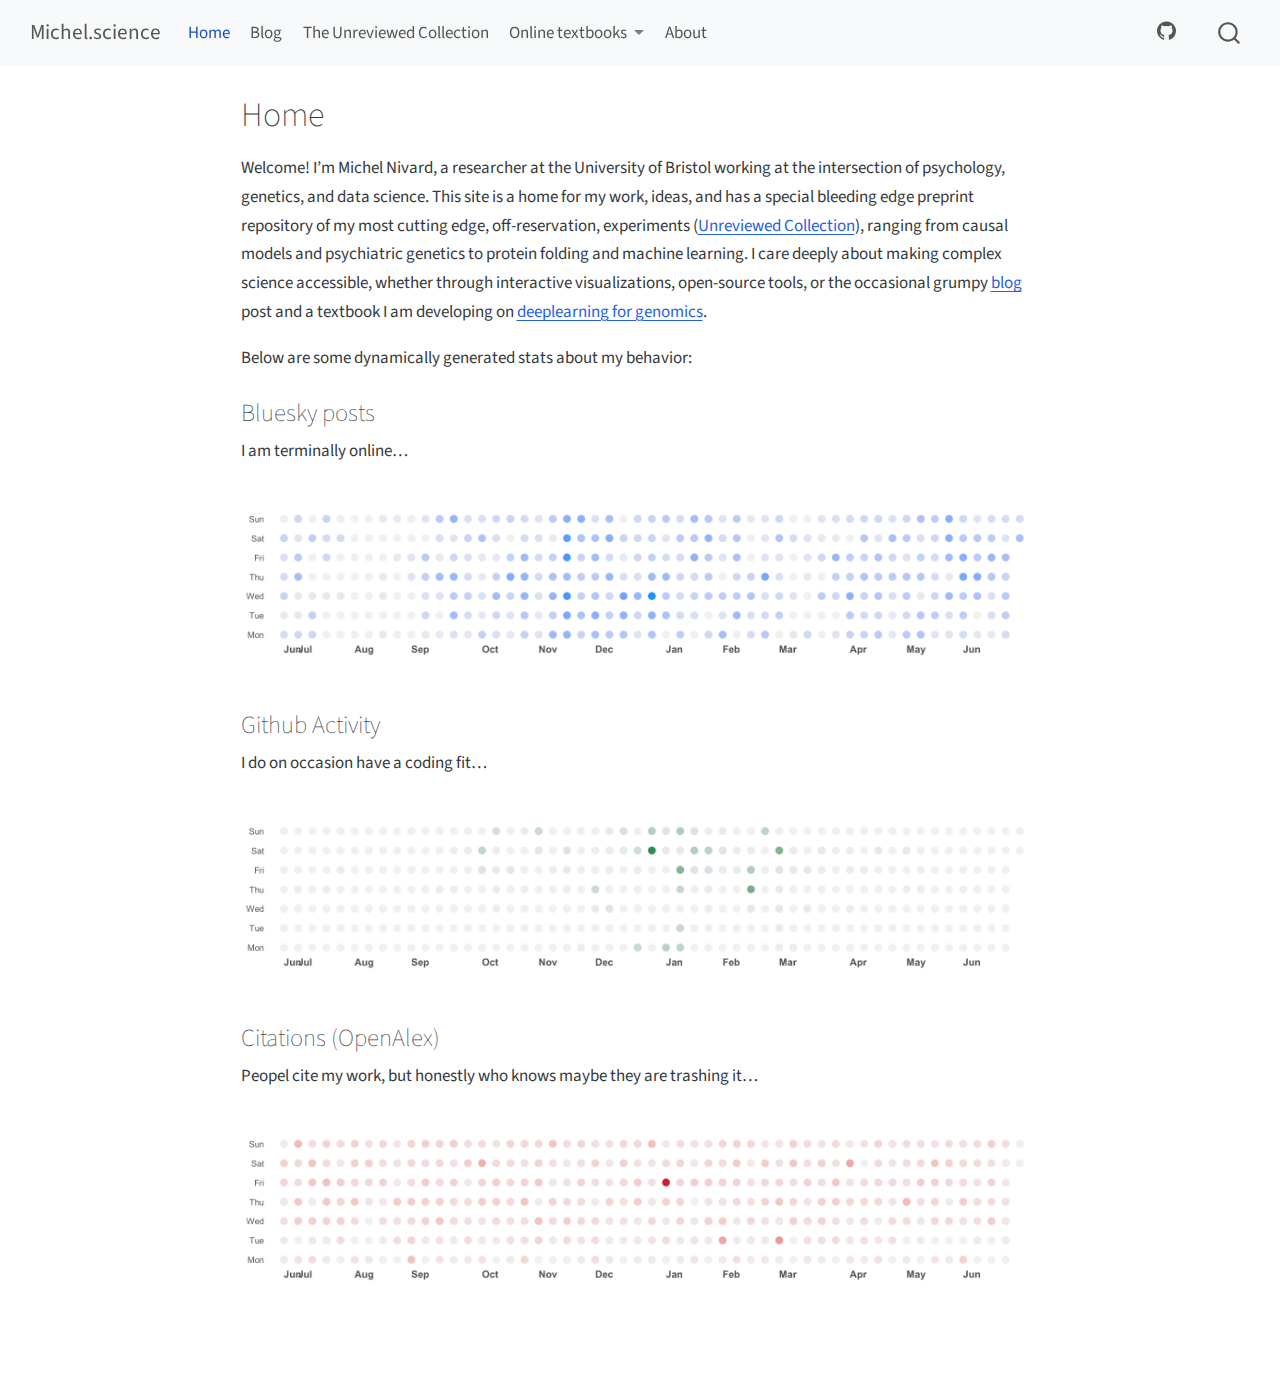
<file: docs/index.html>
<!DOCTYPE html>
<html xmlns="http://www.w3.org/1999/xhtml" lang="en" xml:lang="en"><head>

<meta charset="utf-8">
<meta name="generator" content="quarto-1.6.40">

<meta name="viewport" content="width=device-width, initial-scale=1.0, user-scalable=yes">


<title>Home – Michel.science</title>
<style>
code{white-space: pre-wrap;}
span.smallcaps{font-variant: small-caps;}
div.columns{display: flex; gap: min(4vw, 1.5em);}
div.column{flex: auto; overflow-x: auto;}
div.hanging-indent{margin-left: 1.5em; text-indent: -1.5em;}
ul.task-list{list-style: none;}
ul.task-list li input[type="checkbox"] {
  width: 0.8em;
  margin: 0 0.8em 0.2em -1em; /* quarto-specific, see https://github.com/quarto-dev/quarto-cli/issues/4556 */ 
  vertical-align: middle;
}
</style>


<script src="site_libs/quarto-nav/quarto-nav.js"></script>
<script src="site_libs/quarto-nav/headroom.min.js"></script>
<script src="site_libs/clipboard/clipboard.min.js"></script>
<script src="site_libs/quarto-search/autocomplete.umd.js"></script>
<script src="site_libs/quarto-search/fuse.min.js"></script>
<script src="site_libs/quarto-search/quarto-search.js"></script>
<meta name="quarto:offset" content="./">
<script src="site_libs/quarto-html/quarto.js"></script>
<script src="site_libs/quarto-html/popper.min.js"></script>
<script src="site_libs/quarto-html/tippy.umd.min.js"></script>
<script src="site_libs/quarto-html/anchor.min.js"></script>
<link href="site_libs/quarto-html/tippy.css" rel="stylesheet">
<link href="site_libs/quarto-html/quarto-syntax-highlighting-549806ee2085284f45b00abea8c6df48.css" rel="stylesheet" id="quarto-text-highlighting-styles">
<script src="site_libs/bootstrap/bootstrap.min.js"></script>
<link href="site_libs/bootstrap/bootstrap-icons.css" rel="stylesheet">
<link href="site_libs/bootstrap/bootstrap-441c085848f8b61ef52ff1053472b1f4.min.css" rel="stylesheet" append-hash="true" id="quarto-bootstrap" data-mode="light">
<script src="site_libs/quarto-contrib/iconify-3.0.0/iconify-icon.min.js"></script>
<script id="quarto-search-options" type="application/json">{
  "location": "navbar",
  "copy-button": false,
  "collapse-after": 3,
  "panel-placement": "end",
  "type": "overlay",
  "limit": 50,
  "keyboard-shortcut": [
    "f",
    "/",
    "s"
  ],
  "show-item-context": false,
  "language": {
    "search-no-results-text": "No results",
    "search-matching-documents-text": "matching documents",
    "search-copy-link-title": "Copy link to search",
    "search-hide-matches-text": "Hide additional matches",
    "search-more-match-text": "more match in this document",
    "search-more-matches-text": "more matches in this document",
    "search-clear-button-title": "Clear",
    "search-text-placeholder": "",
    "search-detached-cancel-button-title": "Cancel",
    "search-submit-button-title": "Submit",
    "search-label": "Search"
  }
}</script>


</head>

<body class="nav-fixed fullcontent">

<div id="quarto-search-results"></div>
  <header id="quarto-header" class="headroom fixed-top">
    <nav class="navbar navbar-expand-lg " data-bs-theme="dark">
      <div class="navbar-container container-fluid">
      <div class="navbar-brand-container mx-auto">
    <a class="navbar-brand" href="./index.html">
    <span class="navbar-title">Michel.science</span>
    </a>
  </div>
            <div id="quarto-search" class="" title="Search"></div>
          <button class="navbar-toggler" type="button" data-bs-toggle="collapse" data-bs-target="#navbarCollapse" aria-controls="navbarCollapse" role="menu" aria-expanded="false" aria-label="Toggle navigation" onclick="if (window.quartoToggleHeadroom) { window.quartoToggleHeadroom(); }">
  <span class="navbar-toggler-icon"></span>
</button>
          <div class="collapse navbar-collapse" id="navbarCollapse">
            <ul class="navbar-nav navbar-nav-scroll me-auto">
  <li class="nav-item">
    <a class="nav-link active" href="./index.html" aria-current="page"> 
<span class="menu-text">Home</span></a>
  </li>  
  <li class="nav-item">
    <a class="nav-link" href="./blog.html"> 
<span class="menu-text">Blog</span></a>
  </li>  
  <li class="nav-item">
    <a class="nav-link" href="./self-published.html"> 
<span class="menu-text">The Unreviewed Collection</span></a>
  </li>  
  <li class="nav-item dropdown ">
    <a class="nav-link dropdown-toggle" href="#" id="nav-menu-online-textbooks" role="link" data-bs-toggle="dropdown" aria-expanded="false">
 <span class="menu-text">Online textbooks</span>
    </a>
    <ul class="dropdown-menu" aria-labelledby="nav-menu-online-textbooks">    
        <li>
    <a class="dropdown-item" href="https://michelnivard.github.io/biobook/">
 <span class="dropdown-text">Sequence Language Models &amp; Deep Learning in Genomics</span></a>
  </li>  
    </ul>
  </li>
  <li class="nav-item">
    <a class="nav-link" href="./about.html"> 
<span class="menu-text">About</span></a>
  </li>  
</ul>
            <ul class="navbar-nav navbar-nav-scroll ms-auto">
  <li class="nav-item compact">
    <a class="nav-link" href="https://github.com/"> <i class="bi bi-github" role="img">
</i> 
<span class="menu-text"></span></a>
  </li>  
  <li class="nav-item">
    <a class="nav-link" href="https://bsky.app/profile/michelnivard.bsky.social"> 
<span class="menu-text"><iconify-icon role="img" inline="" icon="fa6-brands:bluesky" aria-label="Icon bluesky from fa6-brands Iconify.design set." title="Icon bluesky from fa6-brands Iconify.design set."></iconify-icon></span></a>
  </li>  
</ul>
          </div> <!-- /navcollapse -->
            <div class="quarto-navbar-tools">
</div>
      </div> <!-- /container-fluid -->
    </nav>
</header>
<!-- content -->
<div id="quarto-content" class="quarto-container page-columns page-rows-contents page-layout-article page-navbar">
<!-- sidebar -->
<!-- margin-sidebar -->
    
<!-- main -->
<main class="content" id="quarto-document-content">

<header id="title-block-header" class="quarto-title-block default">
<div class="quarto-title">
<h1 class="title">Home</h1>
</div>



<div class="quarto-title-meta">

    
  
    
  </div>
  


</header>


<p>Welcome! I’m Michel Nivard, a researcher at the University of Bristol working at the intersection of psychology, genetics, and data science. This site is a home for my work, ideas, and has a special bleeding edge preprint repository of my most cutting edge, off-reservation, experiments (<a href="self-published.html">Unreviewed Collection</a>), ranging from causal models and psychiatric genetics to protein folding and machine learning. I care deeply about making complex science accessible, whether through interactive visualizations, open-source tools, or the occasional grumpy <a href="blog.html">blog</a> post and a textbook I am developing on <a href="https://michelnivard.github.io/biobook/">deeplearning for genomics</a>.</p>
<p>Below are some dynamically generated stats about my behavior:</p>
<section id="bluesky-posts" class="level3">
<h3 class="anchored" data-anchor-id="bluesky-posts">Bluesky posts</h3>
<p>I am terminally online…</p>
<div class="cell">
<div class="cell-output-display">
<div>
<figure class="figure">
<p><img src="index_files/figure-html/bluesky-plot-1.png" class="img-fluid figure-img" width="864"></p>
</figure>
</div>
</div>
</div>
</section>
<section id="github-activity" class="level3">
<h3 class="anchored" data-anchor-id="github-activity">Github Activity</h3>
<p>I do on occasion have a coding fit…</p>
<div class="cell">
<div class="cell-output-display">
<div>
<figure class="figure">
<p><img src="index_files/figure-html/git-plot-1.png" class="img-fluid figure-img" width="864"></p>
</figure>
</div>
</div>
</div>
</section>
<section id="citations-openalex" class="level3">
<h3 class="anchored" data-anchor-id="citations-openalex">Citations (OpenAlex)</h3>
<p>Peopel cite my work, but honestly who knows maybe they are trashing it…</p>
<div class="cell">
<div class="cell-output-display">
<div>
<figure class="figure">
<p><img src="index_files/figure-html/cite-plot-1.png" class="img-fluid figure-img" width="864"></p>
</figure>
</div>
</div>
</div>


</section>

</main> <!-- /main -->
<script id="quarto-html-after-body" type="application/javascript">
window.document.addEventListener("DOMContentLoaded", function (event) {
  const toggleBodyColorMode = (bsSheetEl) => {
    const mode = bsSheetEl.getAttribute("data-mode");
    const bodyEl = window.document.querySelector("body");
    if (mode === "dark") {
      bodyEl.classList.add("quarto-dark");
      bodyEl.classList.remove("quarto-light");
    } else {
      bodyEl.classList.add("quarto-light");
      bodyEl.classList.remove("quarto-dark");
    }
  }
  const toggleBodyColorPrimary = () => {
    const bsSheetEl = window.document.querySelector("link#quarto-bootstrap");
    if (bsSheetEl) {
      toggleBodyColorMode(bsSheetEl);
    }
  }
  toggleBodyColorPrimary();  
  const icon = "";
  const anchorJS = new window.AnchorJS();
  anchorJS.options = {
    placement: 'right',
    icon: icon
  };
  anchorJS.add('.anchored');
  const isCodeAnnotation = (el) => {
    for (const clz of el.classList) {
      if (clz.startsWith('code-annotation-')) {                     
        return true;
      }
    }
    return false;
  }
  const onCopySuccess = function(e) {
    // button target
    const button = e.trigger;
    // don't keep focus
    button.blur();
    // flash "checked"
    button.classList.add('code-copy-button-checked');
    var currentTitle = button.getAttribute("title");
    button.setAttribute("title", "Copied!");
    let tooltip;
    if (window.bootstrap) {
      button.setAttribute("data-bs-toggle", "tooltip");
      button.setAttribute("data-bs-placement", "left");
      button.setAttribute("data-bs-title", "Copied!");
      tooltip = new bootstrap.Tooltip(button, 
        { trigger: "manual", 
          customClass: "code-copy-button-tooltip",
          offset: [0, -8]});
      tooltip.show();    
    }
    setTimeout(function() {
      if (tooltip) {
        tooltip.hide();
        button.removeAttribute("data-bs-title");
        button.removeAttribute("data-bs-toggle");
        button.removeAttribute("data-bs-placement");
      }
      button.setAttribute("title", currentTitle);
      button.classList.remove('code-copy-button-checked');
    }, 1000);
    // clear code selection
    e.clearSelection();
  }
  const getTextToCopy = function(trigger) {
      const codeEl = trigger.previousElementSibling.cloneNode(true);
      for (const childEl of codeEl.children) {
        if (isCodeAnnotation(childEl)) {
          childEl.remove();
        }
      }
      return codeEl.innerText;
  }
  const clipboard = new window.ClipboardJS('.code-copy-button:not([data-in-quarto-modal])', {
    text: getTextToCopy
  });
  clipboard.on('success', onCopySuccess);
  if (window.document.getElementById('quarto-embedded-source-code-modal')) {
    const clipboardModal = new window.ClipboardJS('.code-copy-button[data-in-quarto-modal]', {
      text: getTextToCopy,
      container: window.document.getElementById('quarto-embedded-source-code-modal')
    });
    clipboardModal.on('success', onCopySuccess);
  }
    var localhostRegex = new RegExp(/^(?:http|https):\/\/localhost\:?[0-9]*\//);
    var mailtoRegex = new RegExp(/^mailto:/);
      var filterRegex = new RegExp("https:\/\/michelnivard\.github\.io");
    var isInternal = (href) => {
        return filterRegex.test(href) || localhostRegex.test(href) || mailtoRegex.test(href);
    }
    // Inspect non-navigation links and adorn them if external
 	var links = window.document.querySelectorAll('a[href]:not(.nav-link):not(.navbar-brand):not(.toc-action):not(.sidebar-link):not(.sidebar-item-toggle):not(.pagination-link):not(.no-external):not([aria-hidden]):not(.dropdown-item):not(.quarto-navigation-tool):not(.about-link)');
    for (var i=0; i<links.length; i++) {
      const link = links[i];
      if (!isInternal(link.href)) {
        // undo the damage that might have been done by quarto-nav.js in the case of
        // links that we want to consider external
        if (link.dataset.originalHref !== undefined) {
          link.href = link.dataset.originalHref;
        }
      }
    }
  function tippyHover(el, contentFn, onTriggerFn, onUntriggerFn) {
    const config = {
      allowHTML: true,
      maxWidth: 500,
      delay: 100,
      arrow: false,
      appendTo: function(el) {
          return el.parentElement;
      },
      interactive: true,
      interactiveBorder: 10,
      theme: 'quarto',
      placement: 'bottom-start',
    };
    if (contentFn) {
      config.content = contentFn;
    }
    if (onTriggerFn) {
      config.onTrigger = onTriggerFn;
    }
    if (onUntriggerFn) {
      config.onUntrigger = onUntriggerFn;
    }
    window.tippy(el, config); 
  }
  const noterefs = window.document.querySelectorAll('a[role="doc-noteref"]');
  for (var i=0; i<noterefs.length; i++) {
    const ref = noterefs[i];
    tippyHover(ref, function() {
      // use id or data attribute instead here
      let href = ref.getAttribute('data-footnote-href') || ref.getAttribute('href');
      try { href = new URL(href).hash; } catch {}
      const id = href.replace(/^#\/?/, "");
      const note = window.document.getElementById(id);
      if (note) {
        return note.innerHTML;
      } else {
        return "";
      }
    });
  }
  const xrefs = window.document.querySelectorAll('a.quarto-xref');
  const processXRef = (id, note) => {
    // Strip column container classes
    const stripColumnClz = (el) => {
      el.classList.remove("page-full", "page-columns");
      if (el.children) {
        for (const child of el.children) {
          stripColumnClz(child);
        }
      }
    }
    stripColumnClz(note)
    if (id === null || id.startsWith('sec-')) {
      // Special case sections, only their first couple elements
      const container = document.createElement("div");
      if (note.children && note.children.length > 2) {
        container.appendChild(note.children[0].cloneNode(true));
        for (let i = 1; i < note.children.length; i++) {
          const child = note.children[i];
          if (child.tagName === "P" && child.innerText === "") {
            continue;
          } else {
            container.appendChild(child.cloneNode(true));
            break;
          }
        }
        if (window.Quarto?.typesetMath) {
          window.Quarto.typesetMath(container);
        }
        return container.innerHTML
      } else {
        if (window.Quarto?.typesetMath) {
          window.Quarto.typesetMath(note);
        }
        return note.innerHTML;
      }
    } else {
      // Remove any anchor links if they are present
      const anchorLink = note.querySelector('a.anchorjs-link');
      if (anchorLink) {
        anchorLink.remove();
      }
      if (window.Quarto?.typesetMath) {
        window.Quarto.typesetMath(note);
      }
      if (note.classList.contains("callout")) {
        return note.outerHTML;
      } else {
        return note.innerHTML;
      }
    }
  }
  for (var i=0; i<xrefs.length; i++) {
    const xref = xrefs[i];
    tippyHover(xref, undefined, function(instance) {
      instance.disable();
      let url = xref.getAttribute('href');
      let hash = undefined; 
      if (url.startsWith('#')) {
        hash = url;
      } else {
        try { hash = new URL(url).hash; } catch {}
      }
      if (hash) {
        const id = hash.replace(/^#\/?/, "");
        const note = window.document.getElementById(id);
        if (note !== null) {
          try {
            const html = processXRef(id, note.cloneNode(true));
            instance.setContent(html);
          } finally {
            instance.enable();
            instance.show();
          }
        } else {
          // See if we can fetch this
          fetch(url.split('#')[0])
          .then(res => res.text())
          .then(html => {
            const parser = new DOMParser();
            const htmlDoc = parser.parseFromString(html, "text/html");
            const note = htmlDoc.getElementById(id);
            if (note !== null) {
              const html = processXRef(id, note);
              instance.setContent(html);
            } 
          }).finally(() => {
            instance.enable();
            instance.show();
          });
        }
      } else {
        // See if we can fetch a full url (with no hash to target)
        // This is a special case and we should probably do some content thinning / targeting
        fetch(url)
        .then(res => res.text())
        .then(html => {
          const parser = new DOMParser();
          const htmlDoc = parser.parseFromString(html, "text/html");
          const note = htmlDoc.querySelector('main.content');
          if (note !== null) {
            // This should only happen for chapter cross references
            // (since there is no id in the URL)
            // remove the first header
            if (note.children.length > 0 && note.children[0].tagName === "HEADER") {
              note.children[0].remove();
            }
            const html = processXRef(null, note);
            instance.setContent(html);
          } 
        }).finally(() => {
          instance.enable();
          instance.show();
        });
      }
    }, function(instance) {
    });
  }
      let selectedAnnoteEl;
      const selectorForAnnotation = ( cell, annotation) => {
        let cellAttr = 'data-code-cell="' + cell + '"';
        let lineAttr = 'data-code-annotation="' +  annotation + '"';
        const selector = 'span[' + cellAttr + '][' + lineAttr + ']';
        return selector;
      }
      const selectCodeLines = (annoteEl) => {
        const doc = window.document;
        const targetCell = annoteEl.getAttribute("data-target-cell");
        const targetAnnotation = annoteEl.getAttribute("data-target-annotation");
        const annoteSpan = window.document.querySelector(selectorForAnnotation(targetCell, targetAnnotation));
        const lines = annoteSpan.getAttribute("data-code-lines").split(",");
        const lineIds = lines.map((line) => {
          return targetCell + "-" + line;
        })
        let top = null;
        let height = null;
        let parent = null;
        if (lineIds.length > 0) {
            //compute the position of the single el (top and bottom and make a div)
            const el = window.document.getElementById(lineIds[0]);
            top = el.offsetTop;
            height = el.offsetHeight;
            parent = el.parentElement.parentElement;
          if (lineIds.length > 1) {
            const lastEl = window.document.getElementById(lineIds[lineIds.length - 1]);
            const bottom = lastEl.offsetTop + lastEl.offsetHeight;
            height = bottom - top;
          }
          if (top !== null && height !== null && parent !== null) {
            // cook up a div (if necessary) and position it 
            let div = window.document.getElementById("code-annotation-line-highlight");
            if (div === null) {
              div = window.document.createElement("div");
              div.setAttribute("id", "code-annotation-line-highlight");
              div.style.position = 'absolute';
              parent.appendChild(div);
            }
            div.style.top = top - 2 + "px";
            div.style.height = height + 4 + "px";
            div.style.left = 0;
            let gutterDiv = window.document.getElementById("code-annotation-line-highlight-gutter");
            if (gutterDiv === null) {
              gutterDiv = window.document.createElement("div");
              gutterDiv.setAttribute("id", "code-annotation-line-highlight-gutter");
              gutterDiv.style.position = 'absolute';
              const codeCell = window.document.getElementById(targetCell);
              const gutter = codeCell.querySelector('.code-annotation-gutter');
              gutter.appendChild(gutterDiv);
            }
            gutterDiv.style.top = top - 2 + "px";
            gutterDiv.style.height = height + 4 + "px";
          }
          selectedAnnoteEl = annoteEl;
        }
      };
      const unselectCodeLines = () => {
        const elementsIds = ["code-annotation-line-highlight", "code-annotation-line-highlight-gutter"];
        elementsIds.forEach((elId) => {
          const div = window.document.getElementById(elId);
          if (div) {
            div.remove();
          }
        });
        selectedAnnoteEl = undefined;
      };
        // Handle positioning of the toggle
    window.addEventListener(
      "resize",
      throttle(() => {
        elRect = undefined;
        if (selectedAnnoteEl) {
          selectCodeLines(selectedAnnoteEl);
        }
      }, 10)
    );
    function throttle(fn, ms) {
    let throttle = false;
    let timer;
      return (...args) => {
        if(!throttle) { // first call gets through
            fn.apply(this, args);
            throttle = true;
        } else { // all the others get throttled
            if(timer) clearTimeout(timer); // cancel #2
            timer = setTimeout(() => {
              fn.apply(this, args);
              timer = throttle = false;
            }, ms);
        }
      };
    }
      // Attach click handler to the DT
      const annoteDls = window.document.querySelectorAll('dt[data-target-cell]');
      for (const annoteDlNode of annoteDls) {
        annoteDlNode.addEventListener('click', (event) => {
          const clickedEl = event.target;
          if (clickedEl !== selectedAnnoteEl) {
            unselectCodeLines();
            const activeEl = window.document.querySelector('dt[data-target-cell].code-annotation-active');
            if (activeEl) {
              activeEl.classList.remove('code-annotation-active');
            }
            selectCodeLines(clickedEl);
            clickedEl.classList.add('code-annotation-active');
          } else {
            // Unselect the line
            unselectCodeLines();
            clickedEl.classList.remove('code-annotation-active');
          }
        });
      }
  const findCites = (el) => {
    const parentEl = el.parentElement;
    if (parentEl) {
      const cites = parentEl.dataset.cites;
      if (cites) {
        return {
          el,
          cites: cites.split(' ')
        };
      } else {
        return findCites(el.parentElement)
      }
    } else {
      return undefined;
    }
  };
  var bibliorefs = window.document.querySelectorAll('a[role="doc-biblioref"]');
  for (var i=0; i<bibliorefs.length; i++) {
    const ref = bibliorefs[i];
    const citeInfo = findCites(ref);
    if (citeInfo) {
      tippyHover(citeInfo.el, function() {
        var popup = window.document.createElement('div');
        citeInfo.cites.forEach(function(cite) {
          var citeDiv = window.document.createElement('div');
          citeDiv.classList.add('hanging-indent');
          citeDiv.classList.add('csl-entry');
          var biblioDiv = window.document.getElementById('ref-' + cite);
          if (biblioDiv) {
            citeDiv.innerHTML = biblioDiv.innerHTML;
          }
          popup.appendChild(citeDiv);
        });
        return popup.innerHTML;
      });
    }
  }
});
</script>
</div> <!-- /content -->




</body></html>
</file>
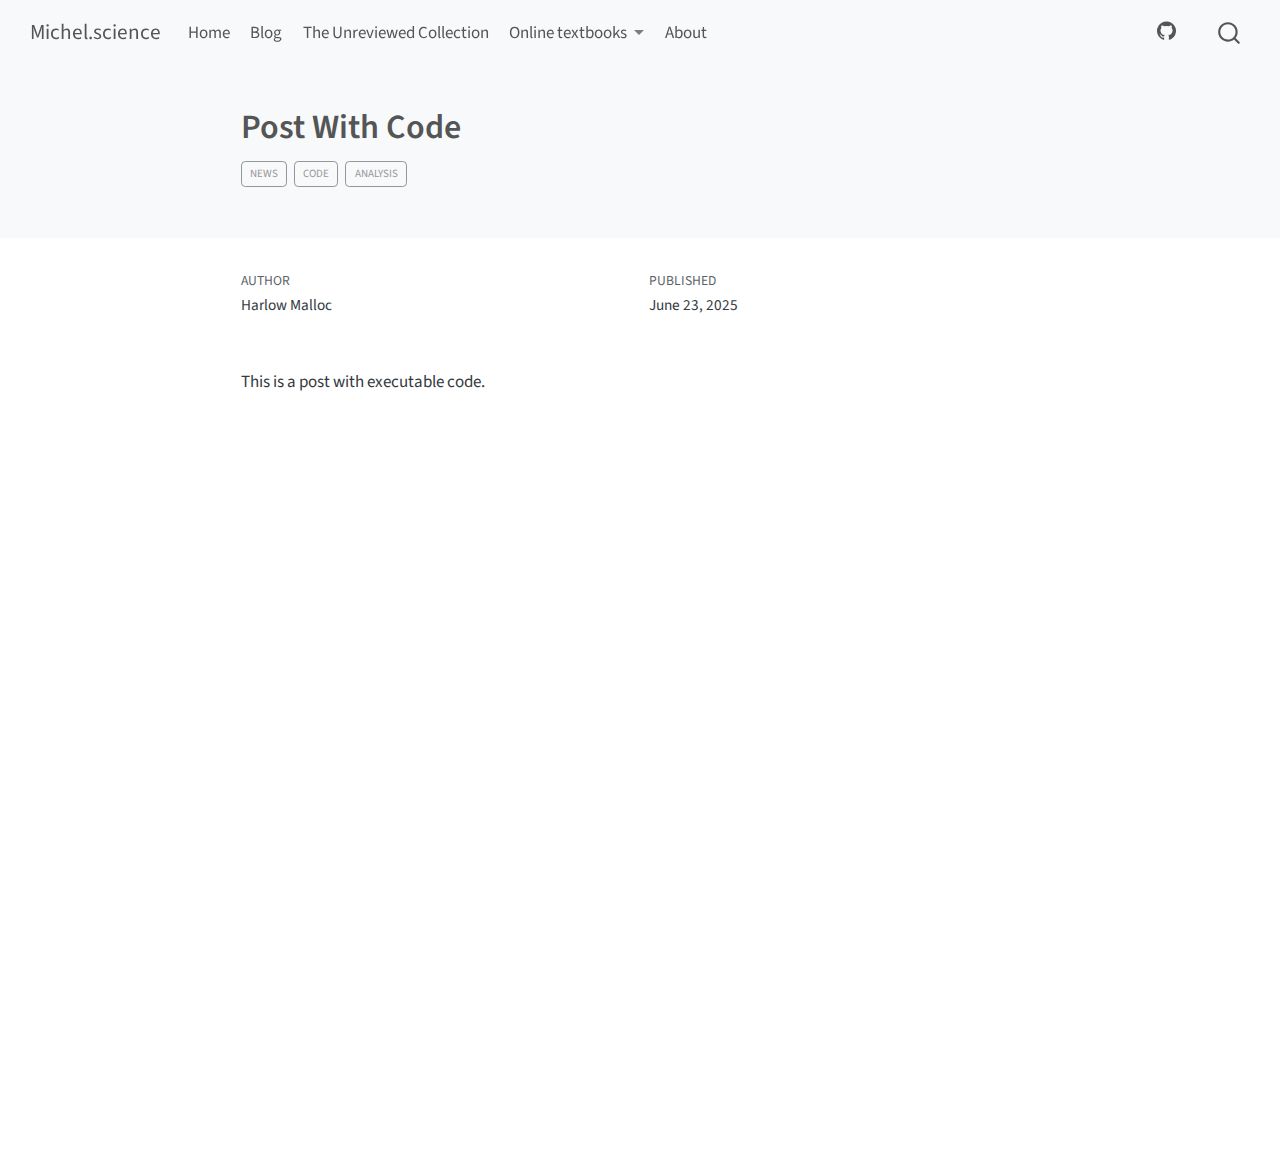
<file: docs/posts/post-with-code/index.html>
<!DOCTYPE html>
<html xmlns="http://www.w3.org/1999/xhtml" lang="en" xml:lang="en"><head>

<meta charset="utf-8">
<meta name="generator" content="quarto-1.6.40">

<meta name="viewport" content="width=device-width, initial-scale=1.0, user-scalable=yes">

<meta name="author" content="Harlow Malloc">
<meta name="dcterms.date" content="2025-06-23">

<title>Post With Code – Michel.science</title>
<style>
code{white-space: pre-wrap;}
span.smallcaps{font-variant: small-caps;}
div.columns{display: flex; gap: min(4vw, 1.5em);}
div.column{flex: auto; overflow-x: auto;}
div.hanging-indent{margin-left: 1.5em; text-indent: -1.5em;}
ul.task-list{list-style: none;}
ul.task-list li input[type="checkbox"] {
  width: 0.8em;
  margin: 0 0.8em 0.2em -1em; /* quarto-specific, see https://github.com/quarto-dev/quarto-cli/issues/4556 */ 
  vertical-align: middle;
}
</style>


<script src="../../site_libs/quarto-nav/quarto-nav.js"></script>
<script src="../../site_libs/quarto-nav/headroom.min.js"></script>
<script src="../../site_libs/clipboard/clipboard.min.js"></script>
<script src="../../site_libs/quarto-search/autocomplete.umd.js"></script>
<script src="../../site_libs/quarto-search/fuse.min.js"></script>
<script src="../../site_libs/quarto-search/quarto-search.js"></script>
<meta name="quarto:offset" content="../../">
<script src="../../site_libs/quarto-html/quarto.js"></script>
<script src="../../site_libs/quarto-html/popper.min.js"></script>
<script src="../../site_libs/quarto-html/tippy.umd.min.js"></script>
<script src="../../site_libs/quarto-html/anchor.min.js"></script>
<link href="../../site_libs/quarto-html/tippy.css" rel="stylesheet">
<link href="../../site_libs/quarto-html/quarto-syntax-highlighting-549806ee2085284f45b00abea8c6df48.css" rel="stylesheet" id="quarto-text-highlighting-styles">
<script src="../../site_libs/bootstrap/bootstrap.min.js"></script>
<link href="../../site_libs/bootstrap/bootstrap-icons.css" rel="stylesheet">
<link href="../../site_libs/bootstrap/bootstrap-441c085848f8b61ef52ff1053472b1f4.min.css" rel="stylesheet" append-hash="true" id="quarto-bootstrap" data-mode="light">
<script src="../../site_libs/quarto-contrib/iconify-3.0.0/iconify-icon.min.js"></script>
<script id="quarto-search-options" type="application/json">{
  "location": "navbar",
  "copy-button": false,
  "collapse-after": 3,
  "panel-placement": "end",
  "type": "overlay",
  "limit": 50,
  "keyboard-shortcut": [
    "f",
    "/",
    "s"
  ],
  "show-item-context": false,
  "language": {
    "search-no-results-text": "No results",
    "search-matching-documents-text": "matching documents",
    "search-copy-link-title": "Copy link to search",
    "search-hide-matches-text": "Hide additional matches",
    "search-more-match-text": "more match in this document",
    "search-more-matches-text": "more matches in this document",
    "search-clear-button-title": "Clear",
    "search-text-placeholder": "",
    "search-detached-cancel-button-title": "Cancel",
    "search-submit-button-title": "Submit",
    "search-label": "Search"
  }
}</script>


</head>

<body class="nav-fixed fullcontent">

<div id="quarto-search-results"></div>
  <header id="quarto-header" class="headroom fixed-top quarto-banner">
    <nav class="navbar navbar-expand-lg " data-bs-theme="dark">
      <div class="navbar-container container-fluid">
      <div class="navbar-brand-container mx-auto">
    <a class="navbar-brand" href="../../index.html">
    <span class="navbar-title">Michel.science</span>
    </a>
  </div>
            <div id="quarto-search" class="" title="Search"></div>
          <button class="navbar-toggler" type="button" data-bs-toggle="collapse" data-bs-target="#navbarCollapse" aria-controls="navbarCollapse" role="menu" aria-expanded="false" aria-label="Toggle navigation" onclick="if (window.quartoToggleHeadroom) { window.quartoToggleHeadroom(); }">
  <span class="navbar-toggler-icon"></span>
</button>
          <div class="collapse navbar-collapse" id="navbarCollapse">
            <ul class="navbar-nav navbar-nav-scroll me-auto">
  <li class="nav-item">
    <a class="nav-link" href="../../index.html"> 
<span class="menu-text">Home</span></a>
  </li>  
  <li class="nav-item">
    <a class="nav-link" href="../../blog.html"> 
<span class="menu-text">Blog</span></a>
  </li>  
  <li class="nav-item">
    <a class="nav-link" href="../../self-published.html"> 
<span class="menu-text">The Unreviewed Collection</span></a>
  </li>  
  <li class="nav-item dropdown ">
    <a class="nav-link dropdown-toggle" href="#" id="nav-menu-online-textbooks" role="link" data-bs-toggle="dropdown" aria-expanded="false">
 <span class="menu-text">Online textbooks</span>
    </a>
    <ul class="dropdown-menu" aria-labelledby="nav-menu-online-textbooks">    
        <li>
    <a class="dropdown-item" href="https://michelnivard.github.io/biobook/">
 <span class="dropdown-text">Sequence Language Models &amp; Deep Learning in Genomics</span></a>
  </li>  
    </ul>
  </li>
  <li class="nav-item">
    <a class="nav-link" href="../../about.html"> 
<span class="menu-text">About</span></a>
  </li>  
</ul>
            <ul class="navbar-nav navbar-nav-scroll ms-auto">
  <li class="nav-item compact">
    <a class="nav-link" href="https://github.com/"> <i class="bi bi-github" role="img">
</i> 
<span class="menu-text"></span></a>
  </li>  
  <li class="nav-item">
    <a class="nav-link" href="https://bsky.app/profile/michelnivard.bsky.social"> 
<span class="menu-text"><iconify-icon role="img" inline="" icon="fa6-brands:bluesky" aria-label="Icon bluesky from fa6-brands Iconify.design set." title="Icon bluesky from fa6-brands Iconify.design set."></iconify-icon></span></a>
  </li>  
</ul>
          </div> <!-- /navcollapse -->
            <div class="quarto-navbar-tools">
</div>
      </div> <!-- /container-fluid -->
    </nav>
</header>
<!-- content -->
<header id="title-block-header" class="quarto-title-block default page-columns page-full">
  <div class="quarto-title-banner page-columns page-full">
    <div class="quarto-title column-body">
      <h1 class="title">Post With Code</h1>
                                <div class="quarto-categories">
                <div class="quarto-category">news</div>
                <div class="quarto-category">code</div>
                <div class="quarto-category">analysis</div>
              </div>
                  </div>
  </div>
    
  
  <div class="quarto-title-meta">

      <div>
      <div class="quarto-title-meta-heading">Author</div>
      <div class="quarto-title-meta-contents">
               <p>Harlow Malloc </p>
            </div>
    </div>
      
      <div>
      <div class="quarto-title-meta-heading">Published</div>
      <div class="quarto-title-meta-contents">
        <p class="date">June 23, 2025</p>
      </div>
    </div>
    
      
    </div>
    
  
  </header><div id="quarto-content" class="quarto-container page-columns page-rows-contents page-layout-article page-navbar">
<!-- sidebar -->
<!-- margin-sidebar -->
    
<!-- main -->
<main class="content quarto-banner-title-block" id="quarto-document-content">





<p>This is a post with executable code.</p>



</main> <!-- /main -->
<script id="quarto-html-after-body" type="application/javascript">
window.document.addEventListener("DOMContentLoaded", function (event) {
  const toggleBodyColorMode = (bsSheetEl) => {
    const mode = bsSheetEl.getAttribute("data-mode");
    const bodyEl = window.document.querySelector("body");
    if (mode === "dark") {
      bodyEl.classList.add("quarto-dark");
      bodyEl.classList.remove("quarto-light");
    } else {
      bodyEl.classList.add("quarto-light");
      bodyEl.classList.remove("quarto-dark");
    }
  }
  const toggleBodyColorPrimary = () => {
    const bsSheetEl = window.document.querySelector("link#quarto-bootstrap");
    if (bsSheetEl) {
      toggleBodyColorMode(bsSheetEl);
    }
  }
  toggleBodyColorPrimary();  
  const icon = "";
  const anchorJS = new window.AnchorJS();
  anchorJS.options = {
    placement: 'right',
    icon: icon
  };
  anchorJS.add('.anchored');
  const isCodeAnnotation = (el) => {
    for (const clz of el.classList) {
      if (clz.startsWith('code-annotation-')) {                     
        return true;
      }
    }
    return false;
  }
  const onCopySuccess = function(e) {
    // button target
    const button = e.trigger;
    // don't keep focus
    button.blur();
    // flash "checked"
    button.classList.add('code-copy-button-checked');
    var currentTitle = button.getAttribute("title");
    button.setAttribute("title", "Copied!");
    let tooltip;
    if (window.bootstrap) {
      button.setAttribute("data-bs-toggle", "tooltip");
      button.setAttribute("data-bs-placement", "left");
      button.setAttribute("data-bs-title", "Copied!");
      tooltip = new bootstrap.Tooltip(button, 
        { trigger: "manual", 
          customClass: "code-copy-button-tooltip",
          offset: [0, -8]});
      tooltip.show();    
    }
    setTimeout(function() {
      if (tooltip) {
        tooltip.hide();
        button.removeAttribute("data-bs-title");
        button.removeAttribute("data-bs-toggle");
        button.removeAttribute("data-bs-placement");
      }
      button.setAttribute("title", currentTitle);
      button.classList.remove('code-copy-button-checked');
    }, 1000);
    // clear code selection
    e.clearSelection();
  }
  const getTextToCopy = function(trigger) {
      const codeEl = trigger.previousElementSibling.cloneNode(true);
      for (const childEl of codeEl.children) {
        if (isCodeAnnotation(childEl)) {
          childEl.remove();
        }
      }
      return codeEl.innerText;
  }
  const clipboard = new window.ClipboardJS('.code-copy-button:not([data-in-quarto-modal])', {
    text: getTextToCopy
  });
  clipboard.on('success', onCopySuccess);
  if (window.document.getElementById('quarto-embedded-source-code-modal')) {
    const clipboardModal = new window.ClipboardJS('.code-copy-button[data-in-quarto-modal]', {
      text: getTextToCopy,
      container: window.document.getElementById('quarto-embedded-source-code-modal')
    });
    clipboardModal.on('success', onCopySuccess);
  }
    var localhostRegex = new RegExp(/^(?:http|https):\/\/localhost\:?[0-9]*\//);
    var mailtoRegex = new RegExp(/^mailto:/);
      var filterRegex = new RegExp("https:\/\/michelnivard\.github\.io");
    var isInternal = (href) => {
        return filterRegex.test(href) || localhostRegex.test(href) || mailtoRegex.test(href);
    }
    // Inspect non-navigation links and adorn them if external
 	var links = window.document.querySelectorAll('a[href]:not(.nav-link):not(.navbar-brand):not(.toc-action):not(.sidebar-link):not(.sidebar-item-toggle):not(.pagination-link):not(.no-external):not([aria-hidden]):not(.dropdown-item):not(.quarto-navigation-tool):not(.about-link)');
    for (var i=0; i<links.length; i++) {
      const link = links[i];
      if (!isInternal(link.href)) {
        // undo the damage that might have been done by quarto-nav.js in the case of
        // links that we want to consider external
        if (link.dataset.originalHref !== undefined) {
          link.href = link.dataset.originalHref;
        }
      }
    }
  function tippyHover(el, contentFn, onTriggerFn, onUntriggerFn) {
    const config = {
      allowHTML: true,
      maxWidth: 500,
      delay: 100,
      arrow: false,
      appendTo: function(el) {
          return el.parentElement;
      },
      interactive: true,
      interactiveBorder: 10,
      theme: 'quarto',
      placement: 'bottom-start',
    };
    if (contentFn) {
      config.content = contentFn;
    }
    if (onTriggerFn) {
      config.onTrigger = onTriggerFn;
    }
    if (onUntriggerFn) {
      config.onUntrigger = onUntriggerFn;
    }
    window.tippy(el, config); 
  }
  const noterefs = window.document.querySelectorAll('a[role="doc-noteref"]');
  for (var i=0; i<noterefs.length; i++) {
    const ref = noterefs[i];
    tippyHover(ref, function() {
      // use id or data attribute instead here
      let href = ref.getAttribute('data-footnote-href') || ref.getAttribute('href');
      try { href = new URL(href).hash; } catch {}
      const id = href.replace(/^#\/?/, "");
      const note = window.document.getElementById(id);
      if (note) {
        return note.innerHTML;
      } else {
        return "";
      }
    });
  }
  const xrefs = window.document.querySelectorAll('a.quarto-xref');
  const processXRef = (id, note) => {
    // Strip column container classes
    const stripColumnClz = (el) => {
      el.classList.remove("page-full", "page-columns");
      if (el.children) {
        for (const child of el.children) {
          stripColumnClz(child);
        }
      }
    }
    stripColumnClz(note)
    if (id === null || id.startsWith('sec-')) {
      // Special case sections, only their first couple elements
      const container = document.createElement("div");
      if (note.children && note.children.length > 2) {
        container.appendChild(note.children[0].cloneNode(true));
        for (let i = 1; i < note.children.length; i++) {
          const child = note.children[i];
          if (child.tagName === "P" && child.innerText === "") {
            continue;
          } else {
            container.appendChild(child.cloneNode(true));
            break;
          }
        }
        if (window.Quarto?.typesetMath) {
          window.Quarto.typesetMath(container);
        }
        return container.innerHTML
      } else {
        if (window.Quarto?.typesetMath) {
          window.Quarto.typesetMath(note);
        }
        return note.innerHTML;
      }
    } else {
      // Remove any anchor links if they are present
      const anchorLink = note.querySelector('a.anchorjs-link');
      if (anchorLink) {
        anchorLink.remove();
      }
      if (window.Quarto?.typesetMath) {
        window.Quarto.typesetMath(note);
      }
      if (note.classList.contains("callout")) {
        return note.outerHTML;
      } else {
        return note.innerHTML;
      }
    }
  }
  for (var i=0; i<xrefs.length; i++) {
    const xref = xrefs[i];
    tippyHover(xref, undefined, function(instance) {
      instance.disable();
      let url = xref.getAttribute('href');
      let hash = undefined; 
      if (url.startsWith('#')) {
        hash = url;
      } else {
        try { hash = new URL(url).hash; } catch {}
      }
      if (hash) {
        const id = hash.replace(/^#\/?/, "");
        const note = window.document.getElementById(id);
        if (note !== null) {
          try {
            const html = processXRef(id, note.cloneNode(true));
            instance.setContent(html);
          } finally {
            instance.enable();
            instance.show();
          }
        } else {
          // See if we can fetch this
          fetch(url.split('#')[0])
          .then(res => res.text())
          .then(html => {
            const parser = new DOMParser();
            const htmlDoc = parser.parseFromString(html, "text/html");
            const note = htmlDoc.getElementById(id);
            if (note !== null) {
              const html = processXRef(id, note);
              instance.setContent(html);
            } 
          }).finally(() => {
            instance.enable();
            instance.show();
          });
        }
      } else {
        // See if we can fetch a full url (with no hash to target)
        // This is a special case and we should probably do some content thinning / targeting
        fetch(url)
        .then(res => res.text())
        .then(html => {
          const parser = new DOMParser();
          const htmlDoc = parser.parseFromString(html, "text/html");
          const note = htmlDoc.querySelector('main.content');
          if (note !== null) {
            // This should only happen for chapter cross references
            // (since there is no id in the URL)
            // remove the first header
            if (note.children.length > 0 && note.children[0].tagName === "HEADER") {
              note.children[0].remove();
            }
            const html = processXRef(null, note);
            instance.setContent(html);
          } 
        }).finally(() => {
          instance.enable();
          instance.show();
        });
      }
    }, function(instance) {
    });
  }
      let selectedAnnoteEl;
      const selectorForAnnotation = ( cell, annotation) => {
        let cellAttr = 'data-code-cell="' + cell + '"';
        let lineAttr = 'data-code-annotation="' +  annotation + '"';
        const selector = 'span[' + cellAttr + '][' + lineAttr + ']';
        return selector;
      }
      const selectCodeLines = (annoteEl) => {
        const doc = window.document;
        const targetCell = annoteEl.getAttribute("data-target-cell");
        const targetAnnotation = annoteEl.getAttribute("data-target-annotation");
        const annoteSpan = window.document.querySelector(selectorForAnnotation(targetCell, targetAnnotation));
        const lines = annoteSpan.getAttribute("data-code-lines").split(",");
        const lineIds = lines.map((line) => {
          return targetCell + "-" + line;
        })
        let top = null;
        let height = null;
        let parent = null;
        if (lineIds.length > 0) {
            //compute the position of the single el (top and bottom and make a div)
            const el = window.document.getElementById(lineIds[0]);
            top = el.offsetTop;
            height = el.offsetHeight;
            parent = el.parentElement.parentElement;
          if (lineIds.length > 1) {
            const lastEl = window.document.getElementById(lineIds[lineIds.length - 1]);
            const bottom = lastEl.offsetTop + lastEl.offsetHeight;
            height = bottom - top;
          }
          if (top !== null && height !== null && parent !== null) {
            // cook up a div (if necessary) and position it 
            let div = window.document.getElementById("code-annotation-line-highlight");
            if (div === null) {
              div = window.document.createElement("div");
              div.setAttribute("id", "code-annotation-line-highlight");
              div.style.position = 'absolute';
              parent.appendChild(div);
            }
            div.style.top = top - 2 + "px";
            div.style.height = height + 4 + "px";
            div.style.left = 0;
            let gutterDiv = window.document.getElementById("code-annotation-line-highlight-gutter");
            if (gutterDiv === null) {
              gutterDiv = window.document.createElement("div");
              gutterDiv.setAttribute("id", "code-annotation-line-highlight-gutter");
              gutterDiv.style.position = 'absolute';
              const codeCell = window.document.getElementById(targetCell);
              const gutter = codeCell.querySelector('.code-annotation-gutter');
              gutter.appendChild(gutterDiv);
            }
            gutterDiv.style.top = top - 2 + "px";
            gutterDiv.style.height = height + 4 + "px";
          }
          selectedAnnoteEl = annoteEl;
        }
      };
      const unselectCodeLines = () => {
        const elementsIds = ["code-annotation-line-highlight", "code-annotation-line-highlight-gutter"];
        elementsIds.forEach((elId) => {
          const div = window.document.getElementById(elId);
          if (div) {
            div.remove();
          }
        });
        selectedAnnoteEl = undefined;
      };
        // Handle positioning of the toggle
    window.addEventListener(
      "resize",
      throttle(() => {
        elRect = undefined;
        if (selectedAnnoteEl) {
          selectCodeLines(selectedAnnoteEl);
        }
      }, 10)
    );
    function throttle(fn, ms) {
    let throttle = false;
    let timer;
      return (...args) => {
        if(!throttle) { // first call gets through
            fn.apply(this, args);
            throttle = true;
        } else { // all the others get throttled
            if(timer) clearTimeout(timer); // cancel #2
            timer = setTimeout(() => {
              fn.apply(this, args);
              timer = throttle = false;
            }, ms);
        }
      };
    }
      // Attach click handler to the DT
      const annoteDls = window.document.querySelectorAll('dt[data-target-cell]');
      for (const annoteDlNode of annoteDls) {
        annoteDlNode.addEventListener('click', (event) => {
          const clickedEl = event.target;
          if (clickedEl !== selectedAnnoteEl) {
            unselectCodeLines();
            const activeEl = window.document.querySelector('dt[data-target-cell].code-annotation-active');
            if (activeEl) {
              activeEl.classList.remove('code-annotation-active');
            }
            selectCodeLines(clickedEl);
            clickedEl.classList.add('code-annotation-active');
          } else {
            // Unselect the line
            unselectCodeLines();
            clickedEl.classList.remove('code-annotation-active');
          }
        });
      }
  const findCites = (el) => {
    const parentEl = el.parentElement;
    if (parentEl) {
      const cites = parentEl.dataset.cites;
      if (cites) {
        return {
          el,
          cites: cites.split(' ')
        };
      } else {
        return findCites(el.parentElement)
      }
    } else {
      return undefined;
    }
  };
  var bibliorefs = window.document.querySelectorAll('a[role="doc-biblioref"]');
  for (var i=0; i<bibliorefs.length; i++) {
    const ref = bibliorefs[i];
    const citeInfo = findCites(ref);
    if (citeInfo) {
      tippyHover(citeInfo.el, function() {
        var popup = window.document.createElement('div');
        citeInfo.cites.forEach(function(cite) {
          var citeDiv = window.document.createElement('div');
          citeDiv.classList.add('hanging-indent');
          citeDiv.classList.add('csl-entry');
          var biblioDiv = window.document.getElementById('ref-' + cite);
          if (biblioDiv) {
            citeDiv.innerHTML = biblioDiv.innerHTML;
          }
          popup.appendChild(citeDiv);
        });
        return popup.innerHTML;
      });
    }
  }
});
</script>
</div> <!-- /content -->




</body></html>
</file>
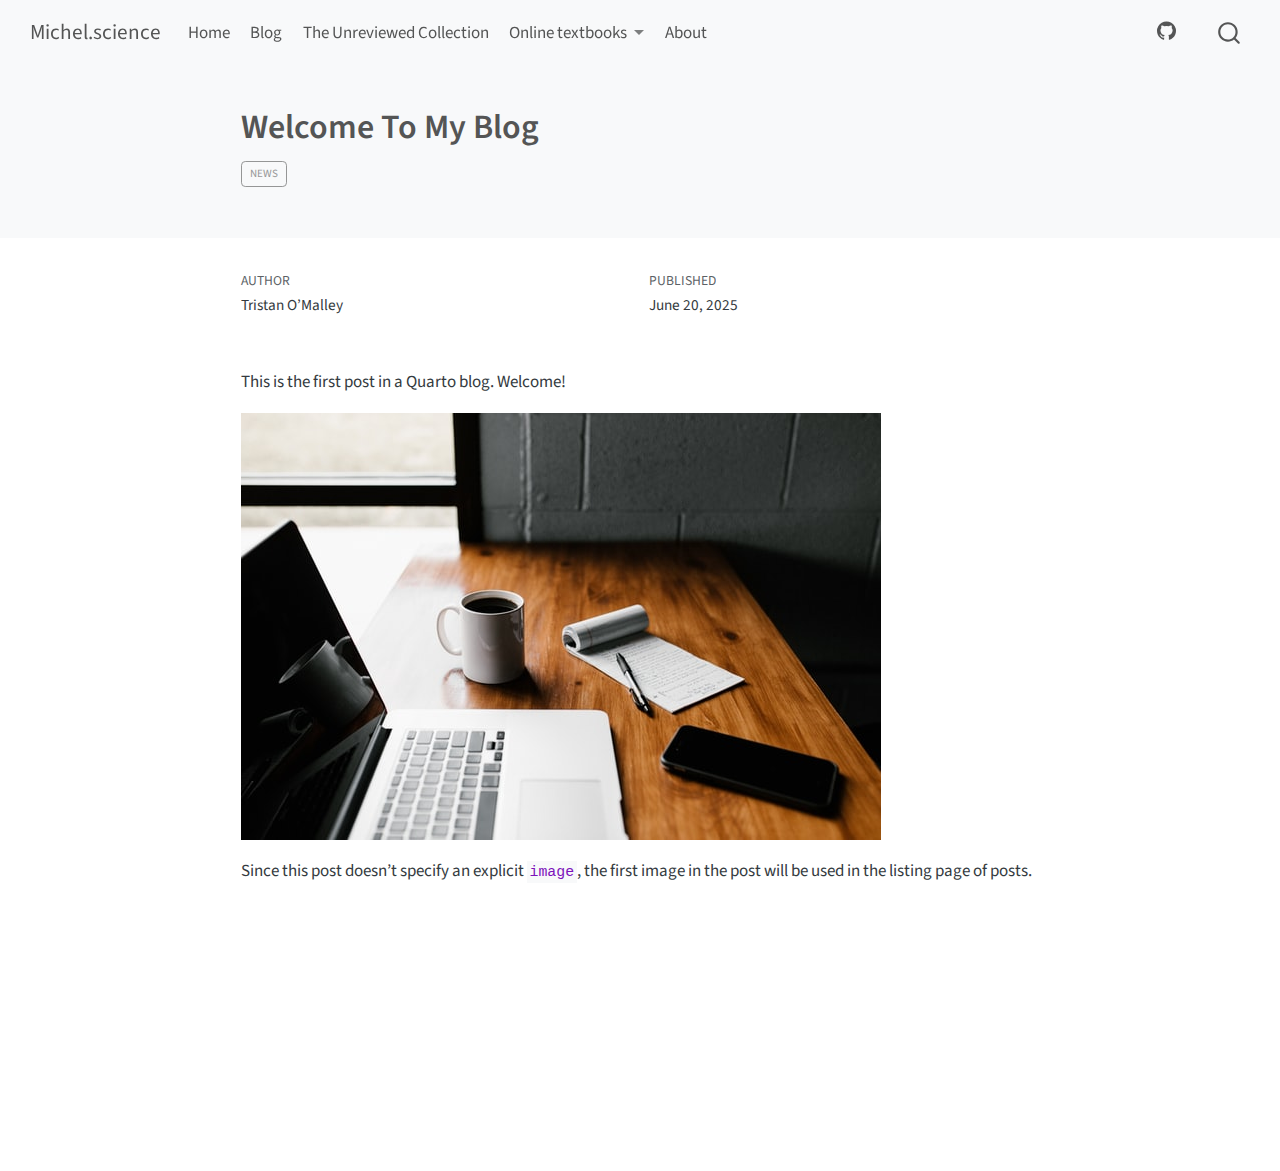
<file: docs/posts/welcome/index.html>
<!DOCTYPE html>
<html xmlns="http://www.w3.org/1999/xhtml" lang="en" xml:lang="en"><head>

<meta charset="utf-8">
<meta name="generator" content="quarto-1.6.40">

<meta name="viewport" content="width=device-width, initial-scale=1.0, user-scalable=yes">

<meta name="author" content="Tristan O’Malley">
<meta name="dcterms.date" content="2025-06-20">

<title>Welcome To My Blog – Michel.science</title>
<style>
code{white-space: pre-wrap;}
span.smallcaps{font-variant: small-caps;}
div.columns{display: flex; gap: min(4vw, 1.5em);}
div.column{flex: auto; overflow-x: auto;}
div.hanging-indent{margin-left: 1.5em; text-indent: -1.5em;}
ul.task-list{list-style: none;}
ul.task-list li input[type="checkbox"] {
  width: 0.8em;
  margin: 0 0.8em 0.2em -1em; /* quarto-specific, see https://github.com/quarto-dev/quarto-cli/issues/4556 */ 
  vertical-align: middle;
}
</style>


<script src="../../site_libs/quarto-nav/quarto-nav.js"></script>
<script src="../../site_libs/quarto-nav/headroom.min.js"></script>
<script src="../../site_libs/clipboard/clipboard.min.js"></script>
<script src="../../site_libs/quarto-search/autocomplete.umd.js"></script>
<script src="../../site_libs/quarto-search/fuse.min.js"></script>
<script src="../../site_libs/quarto-search/quarto-search.js"></script>
<meta name="quarto:offset" content="../../">
<script src="../../site_libs/quarto-html/quarto.js"></script>
<script src="../../site_libs/quarto-html/popper.min.js"></script>
<script src="../../site_libs/quarto-html/tippy.umd.min.js"></script>
<script src="../../site_libs/quarto-html/anchor.min.js"></script>
<link href="../../site_libs/quarto-html/tippy.css" rel="stylesheet">
<link href="../../site_libs/quarto-html/quarto-syntax-highlighting-549806ee2085284f45b00abea8c6df48.css" rel="stylesheet" id="quarto-text-highlighting-styles">
<script src="../../site_libs/bootstrap/bootstrap.min.js"></script>
<link href="../../site_libs/bootstrap/bootstrap-icons.css" rel="stylesheet">
<link href="../../site_libs/bootstrap/bootstrap-441c085848f8b61ef52ff1053472b1f4.min.css" rel="stylesheet" append-hash="true" id="quarto-bootstrap" data-mode="light">
<script src="../../site_libs/quarto-contrib/iconify-3.0.0/iconify-icon.min.js"></script>
<script id="quarto-search-options" type="application/json">{
  "location": "navbar",
  "copy-button": false,
  "collapse-after": 3,
  "panel-placement": "end",
  "type": "overlay",
  "limit": 50,
  "keyboard-shortcut": [
    "f",
    "/",
    "s"
  ],
  "show-item-context": false,
  "language": {
    "search-no-results-text": "No results",
    "search-matching-documents-text": "matching documents",
    "search-copy-link-title": "Copy link to search",
    "search-hide-matches-text": "Hide additional matches",
    "search-more-match-text": "more match in this document",
    "search-more-matches-text": "more matches in this document",
    "search-clear-button-title": "Clear",
    "search-text-placeholder": "",
    "search-detached-cancel-button-title": "Cancel",
    "search-submit-button-title": "Submit",
    "search-label": "Search"
  }
}</script>


</head>

<body class="nav-fixed fullcontent">

<div id="quarto-search-results"></div>
  <header id="quarto-header" class="headroom fixed-top quarto-banner">
    <nav class="navbar navbar-expand-lg " data-bs-theme="dark">
      <div class="navbar-container container-fluid">
      <div class="navbar-brand-container mx-auto">
    <a class="navbar-brand" href="../../index.html">
    <span class="navbar-title">Michel.science</span>
    </a>
  </div>
            <div id="quarto-search" class="" title="Search"></div>
          <button class="navbar-toggler" type="button" data-bs-toggle="collapse" data-bs-target="#navbarCollapse" aria-controls="navbarCollapse" role="menu" aria-expanded="false" aria-label="Toggle navigation" onclick="if (window.quartoToggleHeadroom) { window.quartoToggleHeadroom(); }">
  <span class="navbar-toggler-icon"></span>
</button>
          <div class="collapse navbar-collapse" id="navbarCollapse">
            <ul class="navbar-nav navbar-nav-scroll me-auto">
  <li class="nav-item">
    <a class="nav-link" href="../../index.html"> 
<span class="menu-text">Home</span></a>
  </li>  
  <li class="nav-item">
    <a class="nav-link" href="../../blog.html"> 
<span class="menu-text">Blog</span></a>
  </li>  
  <li class="nav-item">
    <a class="nav-link" href="../../self-published.html"> 
<span class="menu-text">The Unreviewed Collection</span></a>
  </li>  
  <li class="nav-item dropdown ">
    <a class="nav-link dropdown-toggle" href="#" id="nav-menu-online-textbooks" role="link" data-bs-toggle="dropdown" aria-expanded="false">
 <span class="menu-text">Online textbooks</span>
    </a>
    <ul class="dropdown-menu" aria-labelledby="nav-menu-online-textbooks">    
        <li>
    <a class="dropdown-item" href="https://michelnivard.github.io/biobook/">
 <span class="dropdown-text">Sequence Language Models &amp; Deep Learning in Genomics</span></a>
  </li>  
    </ul>
  </li>
  <li class="nav-item">
    <a class="nav-link" href="../../about.html"> 
<span class="menu-text">About</span></a>
  </li>  
</ul>
            <ul class="navbar-nav navbar-nav-scroll ms-auto">
  <li class="nav-item compact">
    <a class="nav-link" href="https://github.com/"> <i class="bi bi-github" role="img">
</i> 
<span class="menu-text"></span></a>
  </li>  
  <li class="nav-item">
    <a class="nav-link" href="https://bsky.app/profile/michelnivard.bsky.social"> 
<span class="menu-text"><iconify-icon role="img" inline="" icon="fa6-brands:bluesky" aria-label="Icon bluesky from fa6-brands Iconify.design set." title="Icon bluesky from fa6-brands Iconify.design set."></iconify-icon></span></a>
  </li>  
</ul>
          </div> <!-- /navcollapse -->
            <div class="quarto-navbar-tools">
</div>
      </div> <!-- /container-fluid -->
    </nav>
</header>
<!-- content -->
<header id="title-block-header" class="quarto-title-block default page-columns page-full">
  <div class="quarto-title-banner page-columns page-full">
    <div class="quarto-title column-body">
      <h1 class="title">Welcome To My Blog</h1>
                                <div class="quarto-categories">
                <div class="quarto-category">news</div>
              </div>
                  </div>
  </div>
    
  
  <div class="quarto-title-meta">

      <div>
      <div class="quarto-title-meta-heading">Author</div>
      <div class="quarto-title-meta-contents">
               <p>Tristan O’Malley </p>
            </div>
    </div>
      
      <div>
      <div class="quarto-title-meta-heading">Published</div>
      <div class="quarto-title-meta-contents">
        <p class="date">June 20, 2025</p>
      </div>
    </div>
    
      
    </div>
    
  
  </header><div id="quarto-content" class="quarto-container page-columns page-rows-contents page-layout-article page-navbar">
<!-- sidebar -->
<!-- margin-sidebar -->
    
<!-- main -->
<main class="content quarto-banner-title-block" id="quarto-document-content">





<p>This is the first post in a Quarto blog. Welcome!</p>
<p><img src="thumbnail.jpg" class="img-fluid"></p>
<p>Since this post doesn’t specify an explicit <code>image</code>, the first image in the post will be used in the listing page of posts.</p>



</main> <!-- /main -->
<script id="quarto-html-after-body" type="application/javascript">
window.document.addEventListener("DOMContentLoaded", function (event) {
  const toggleBodyColorMode = (bsSheetEl) => {
    const mode = bsSheetEl.getAttribute("data-mode");
    const bodyEl = window.document.querySelector("body");
    if (mode === "dark") {
      bodyEl.classList.add("quarto-dark");
      bodyEl.classList.remove("quarto-light");
    } else {
      bodyEl.classList.add("quarto-light");
      bodyEl.classList.remove("quarto-dark");
    }
  }
  const toggleBodyColorPrimary = () => {
    const bsSheetEl = window.document.querySelector("link#quarto-bootstrap");
    if (bsSheetEl) {
      toggleBodyColorMode(bsSheetEl);
    }
  }
  toggleBodyColorPrimary();  
  const icon = "";
  const anchorJS = new window.AnchorJS();
  anchorJS.options = {
    placement: 'right',
    icon: icon
  };
  anchorJS.add('.anchored');
  const isCodeAnnotation = (el) => {
    for (const clz of el.classList) {
      if (clz.startsWith('code-annotation-')) {                     
        return true;
      }
    }
    return false;
  }
  const onCopySuccess = function(e) {
    // button target
    const button = e.trigger;
    // don't keep focus
    button.blur();
    // flash "checked"
    button.classList.add('code-copy-button-checked');
    var currentTitle = button.getAttribute("title");
    button.setAttribute("title", "Copied!");
    let tooltip;
    if (window.bootstrap) {
      button.setAttribute("data-bs-toggle", "tooltip");
      button.setAttribute("data-bs-placement", "left");
      button.setAttribute("data-bs-title", "Copied!");
      tooltip = new bootstrap.Tooltip(button, 
        { trigger: "manual", 
          customClass: "code-copy-button-tooltip",
          offset: [0, -8]});
      tooltip.show();    
    }
    setTimeout(function() {
      if (tooltip) {
        tooltip.hide();
        button.removeAttribute("data-bs-title");
        button.removeAttribute("data-bs-toggle");
        button.removeAttribute("data-bs-placement");
      }
      button.setAttribute("title", currentTitle);
      button.classList.remove('code-copy-button-checked');
    }, 1000);
    // clear code selection
    e.clearSelection();
  }
  const getTextToCopy = function(trigger) {
      const codeEl = trigger.previousElementSibling.cloneNode(true);
      for (const childEl of codeEl.children) {
        if (isCodeAnnotation(childEl)) {
          childEl.remove();
        }
      }
      return codeEl.innerText;
  }
  const clipboard = new window.ClipboardJS('.code-copy-button:not([data-in-quarto-modal])', {
    text: getTextToCopy
  });
  clipboard.on('success', onCopySuccess);
  if (window.document.getElementById('quarto-embedded-source-code-modal')) {
    const clipboardModal = new window.ClipboardJS('.code-copy-button[data-in-quarto-modal]', {
      text: getTextToCopy,
      container: window.document.getElementById('quarto-embedded-source-code-modal')
    });
    clipboardModal.on('success', onCopySuccess);
  }
    var localhostRegex = new RegExp(/^(?:http|https):\/\/localhost\:?[0-9]*\//);
    var mailtoRegex = new RegExp(/^mailto:/);
      var filterRegex = new RegExp("https:\/\/michelnivard\.github\.io");
    var isInternal = (href) => {
        return filterRegex.test(href) || localhostRegex.test(href) || mailtoRegex.test(href);
    }
    // Inspect non-navigation links and adorn them if external
 	var links = window.document.querySelectorAll('a[href]:not(.nav-link):not(.navbar-brand):not(.toc-action):not(.sidebar-link):not(.sidebar-item-toggle):not(.pagination-link):not(.no-external):not([aria-hidden]):not(.dropdown-item):not(.quarto-navigation-tool):not(.about-link)');
    for (var i=0; i<links.length; i++) {
      const link = links[i];
      if (!isInternal(link.href)) {
        // undo the damage that might have been done by quarto-nav.js in the case of
        // links that we want to consider external
        if (link.dataset.originalHref !== undefined) {
          link.href = link.dataset.originalHref;
        }
      }
    }
  function tippyHover(el, contentFn, onTriggerFn, onUntriggerFn) {
    const config = {
      allowHTML: true,
      maxWidth: 500,
      delay: 100,
      arrow: false,
      appendTo: function(el) {
          return el.parentElement;
      },
      interactive: true,
      interactiveBorder: 10,
      theme: 'quarto',
      placement: 'bottom-start',
    };
    if (contentFn) {
      config.content = contentFn;
    }
    if (onTriggerFn) {
      config.onTrigger = onTriggerFn;
    }
    if (onUntriggerFn) {
      config.onUntrigger = onUntriggerFn;
    }
    window.tippy(el, config); 
  }
  const noterefs = window.document.querySelectorAll('a[role="doc-noteref"]');
  for (var i=0; i<noterefs.length; i++) {
    const ref = noterefs[i];
    tippyHover(ref, function() {
      // use id or data attribute instead here
      let href = ref.getAttribute('data-footnote-href') || ref.getAttribute('href');
      try { href = new URL(href).hash; } catch {}
      const id = href.replace(/^#\/?/, "");
      const note = window.document.getElementById(id);
      if (note) {
        return note.innerHTML;
      } else {
        return "";
      }
    });
  }
  const xrefs = window.document.querySelectorAll('a.quarto-xref');
  const processXRef = (id, note) => {
    // Strip column container classes
    const stripColumnClz = (el) => {
      el.classList.remove("page-full", "page-columns");
      if (el.children) {
        for (const child of el.children) {
          stripColumnClz(child);
        }
      }
    }
    stripColumnClz(note)
    if (id === null || id.startsWith('sec-')) {
      // Special case sections, only their first couple elements
      const container = document.createElement("div");
      if (note.children && note.children.length > 2) {
        container.appendChild(note.children[0].cloneNode(true));
        for (let i = 1; i < note.children.length; i++) {
          const child = note.children[i];
          if (child.tagName === "P" && child.innerText === "") {
            continue;
          } else {
            container.appendChild(child.cloneNode(true));
            break;
          }
        }
        if (window.Quarto?.typesetMath) {
          window.Quarto.typesetMath(container);
        }
        return container.innerHTML
      } else {
        if (window.Quarto?.typesetMath) {
          window.Quarto.typesetMath(note);
        }
        return note.innerHTML;
      }
    } else {
      // Remove any anchor links if they are present
      const anchorLink = note.querySelector('a.anchorjs-link');
      if (anchorLink) {
        anchorLink.remove();
      }
      if (window.Quarto?.typesetMath) {
        window.Quarto.typesetMath(note);
      }
      if (note.classList.contains("callout")) {
        return note.outerHTML;
      } else {
        return note.innerHTML;
      }
    }
  }
  for (var i=0; i<xrefs.length; i++) {
    const xref = xrefs[i];
    tippyHover(xref, undefined, function(instance) {
      instance.disable();
      let url = xref.getAttribute('href');
      let hash = undefined; 
      if (url.startsWith('#')) {
        hash = url;
      } else {
        try { hash = new URL(url).hash; } catch {}
      }
      if (hash) {
        const id = hash.replace(/^#\/?/, "");
        const note = window.document.getElementById(id);
        if (note !== null) {
          try {
            const html = processXRef(id, note.cloneNode(true));
            instance.setContent(html);
          } finally {
            instance.enable();
            instance.show();
          }
        } else {
          // See if we can fetch this
          fetch(url.split('#')[0])
          .then(res => res.text())
          .then(html => {
            const parser = new DOMParser();
            const htmlDoc = parser.parseFromString(html, "text/html");
            const note = htmlDoc.getElementById(id);
            if (note !== null) {
              const html = processXRef(id, note);
              instance.setContent(html);
            } 
          }).finally(() => {
            instance.enable();
            instance.show();
          });
        }
      } else {
        // See if we can fetch a full url (with no hash to target)
        // This is a special case and we should probably do some content thinning / targeting
        fetch(url)
        .then(res => res.text())
        .then(html => {
          const parser = new DOMParser();
          const htmlDoc = parser.parseFromString(html, "text/html");
          const note = htmlDoc.querySelector('main.content');
          if (note !== null) {
            // This should only happen for chapter cross references
            // (since there is no id in the URL)
            // remove the first header
            if (note.children.length > 0 && note.children[0].tagName === "HEADER") {
              note.children[0].remove();
            }
            const html = processXRef(null, note);
            instance.setContent(html);
          } 
        }).finally(() => {
          instance.enable();
          instance.show();
        });
      }
    }, function(instance) {
    });
  }
      let selectedAnnoteEl;
      const selectorForAnnotation = ( cell, annotation) => {
        let cellAttr = 'data-code-cell="' + cell + '"';
        let lineAttr = 'data-code-annotation="' +  annotation + '"';
        const selector = 'span[' + cellAttr + '][' + lineAttr + ']';
        return selector;
      }
      const selectCodeLines = (annoteEl) => {
        const doc = window.document;
        const targetCell = annoteEl.getAttribute("data-target-cell");
        const targetAnnotation = annoteEl.getAttribute("data-target-annotation");
        const annoteSpan = window.document.querySelector(selectorForAnnotation(targetCell, targetAnnotation));
        const lines = annoteSpan.getAttribute("data-code-lines").split(",");
        const lineIds = lines.map((line) => {
          return targetCell + "-" + line;
        })
        let top = null;
        let height = null;
        let parent = null;
        if (lineIds.length > 0) {
            //compute the position of the single el (top and bottom and make a div)
            const el = window.document.getElementById(lineIds[0]);
            top = el.offsetTop;
            height = el.offsetHeight;
            parent = el.parentElement.parentElement;
          if (lineIds.length > 1) {
            const lastEl = window.document.getElementById(lineIds[lineIds.length - 1]);
            const bottom = lastEl.offsetTop + lastEl.offsetHeight;
            height = bottom - top;
          }
          if (top !== null && height !== null && parent !== null) {
            // cook up a div (if necessary) and position it 
            let div = window.document.getElementById("code-annotation-line-highlight");
            if (div === null) {
              div = window.document.createElement("div");
              div.setAttribute("id", "code-annotation-line-highlight");
              div.style.position = 'absolute';
              parent.appendChild(div);
            }
            div.style.top = top - 2 + "px";
            div.style.height = height + 4 + "px";
            div.style.left = 0;
            let gutterDiv = window.document.getElementById("code-annotation-line-highlight-gutter");
            if (gutterDiv === null) {
              gutterDiv = window.document.createElement("div");
              gutterDiv.setAttribute("id", "code-annotation-line-highlight-gutter");
              gutterDiv.style.position = 'absolute';
              const codeCell = window.document.getElementById(targetCell);
              const gutter = codeCell.querySelector('.code-annotation-gutter');
              gutter.appendChild(gutterDiv);
            }
            gutterDiv.style.top = top - 2 + "px";
            gutterDiv.style.height = height + 4 + "px";
          }
          selectedAnnoteEl = annoteEl;
        }
      };
      const unselectCodeLines = () => {
        const elementsIds = ["code-annotation-line-highlight", "code-annotation-line-highlight-gutter"];
        elementsIds.forEach((elId) => {
          const div = window.document.getElementById(elId);
          if (div) {
            div.remove();
          }
        });
        selectedAnnoteEl = undefined;
      };
        // Handle positioning of the toggle
    window.addEventListener(
      "resize",
      throttle(() => {
        elRect = undefined;
        if (selectedAnnoteEl) {
          selectCodeLines(selectedAnnoteEl);
        }
      }, 10)
    );
    function throttle(fn, ms) {
    let throttle = false;
    let timer;
      return (...args) => {
        if(!throttle) { // first call gets through
            fn.apply(this, args);
            throttle = true;
        } else { // all the others get throttled
            if(timer) clearTimeout(timer); // cancel #2
            timer = setTimeout(() => {
              fn.apply(this, args);
              timer = throttle = false;
            }, ms);
        }
      };
    }
      // Attach click handler to the DT
      const annoteDls = window.document.querySelectorAll('dt[data-target-cell]');
      for (const annoteDlNode of annoteDls) {
        annoteDlNode.addEventListener('click', (event) => {
          const clickedEl = event.target;
          if (clickedEl !== selectedAnnoteEl) {
            unselectCodeLines();
            const activeEl = window.document.querySelector('dt[data-target-cell].code-annotation-active');
            if (activeEl) {
              activeEl.classList.remove('code-annotation-active');
            }
            selectCodeLines(clickedEl);
            clickedEl.classList.add('code-annotation-active');
          } else {
            // Unselect the line
            unselectCodeLines();
            clickedEl.classList.remove('code-annotation-active');
          }
        });
      }
  const findCites = (el) => {
    const parentEl = el.parentElement;
    if (parentEl) {
      const cites = parentEl.dataset.cites;
      if (cites) {
        return {
          el,
          cites: cites.split(' ')
        };
      } else {
        return findCites(el.parentElement)
      }
    } else {
      return undefined;
    }
  };
  var bibliorefs = window.document.querySelectorAll('a[role="doc-biblioref"]');
  for (var i=0; i<bibliorefs.length; i++) {
    const ref = bibliorefs[i];
    const citeInfo = findCites(ref);
    if (citeInfo) {
      tippyHover(citeInfo.el, function() {
        var popup = window.document.createElement('div');
        citeInfo.cites.forEach(function(cite) {
          var citeDiv = window.document.createElement('div');
          citeDiv.classList.add('hanging-indent');
          citeDiv.classList.add('csl-entry');
          var biblioDiv = window.document.getElementById('ref-' + cite);
          if (biblioDiv) {
            citeDiv.innerHTML = biblioDiv.innerHTML;
          }
          popup.appendChild(citeDiv);
        });
        return popup.innerHTML;
      });
    }
  }
});
</script>
</div> <!-- /content -->




</body></html>
</file>
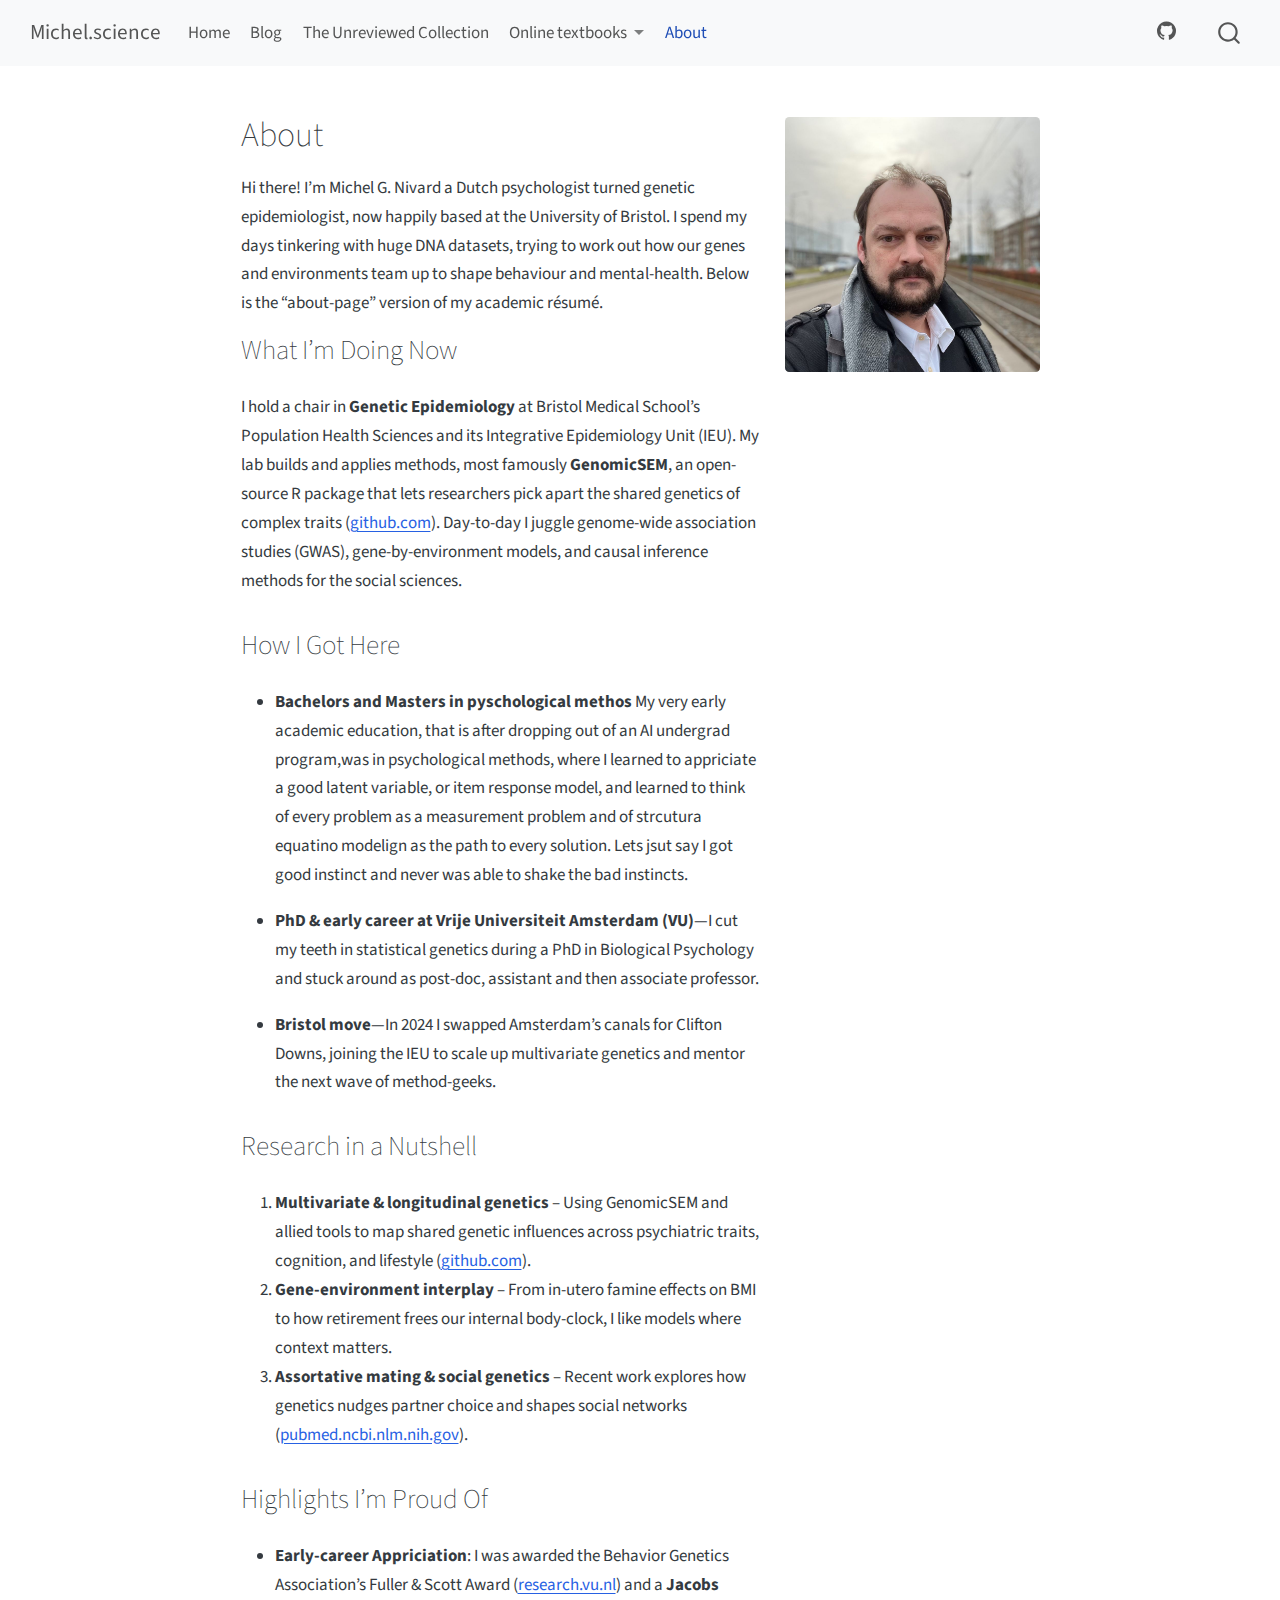
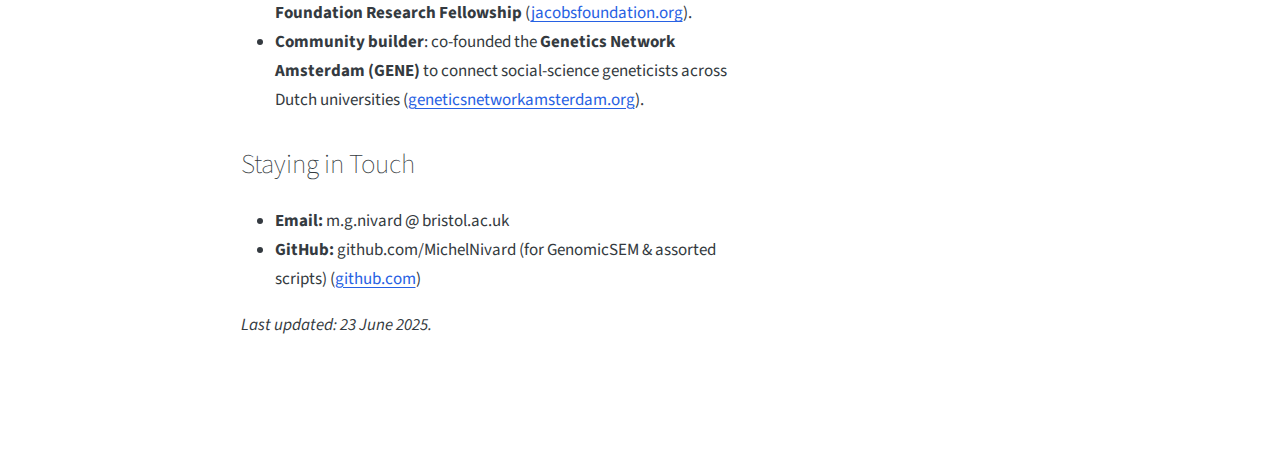
<file: docs/about.html>
<!DOCTYPE html>
<html xmlns="http://www.w3.org/1999/xhtml" lang="en" xml:lang="en"><head>

<meta charset="utf-8">
<meta name="generator" content="quarto-1.6.40">

<meta name="viewport" content="width=device-width, initial-scale=1.0, user-scalable=yes">


<title>About – Michel.science</title>
<style>
code{white-space: pre-wrap;}
span.smallcaps{font-variant: small-caps;}
div.columns{display: flex; gap: min(4vw, 1.5em);}
div.column{flex: auto; overflow-x: auto;}
div.hanging-indent{margin-left: 1.5em; text-indent: -1.5em;}
ul.task-list{list-style: none;}
ul.task-list li input[type="checkbox"] {
  width: 0.8em;
  margin: 0 0.8em 0.2em -1em; /* quarto-specific, see https://github.com/quarto-dev/quarto-cli/issues/4556 */ 
  vertical-align: middle;
}
</style>


<script src="site_libs/quarto-nav/quarto-nav.js"></script>
<script src="site_libs/quarto-nav/headroom.min.js"></script>
<script src="site_libs/clipboard/clipboard.min.js"></script>
<script src="site_libs/quarto-search/autocomplete.umd.js"></script>
<script src="site_libs/quarto-search/fuse.min.js"></script>
<script src="site_libs/quarto-search/quarto-search.js"></script>
<meta name="quarto:offset" content="./">
<script src="site_libs/quarto-html/quarto.js"></script>
<script src="site_libs/quarto-html/popper.min.js"></script>
<script src="site_libs/quarto-html/tippy.umd.min.js"></script>
<link href="site_libs/quarto-html/tippy.css" rel="stylesheet">
<link href="site_libs/quarto-html/quarto-syntax-highlighting-549806ee2085284f45b00abea8c6df48.css" rel="stylesheet" id="quarto-text-highlighting-styles">
<script src="site_libs/bootstrap/bootstrap.min.js"></script>
<link href="site_libs/bootstrap/bootstrap-icons.css" rel="stylesheet">
<link href="site_libs/bootstrap/bootstrap-441c085848f8b61ef52ff1053472b1f4.min.css" rel="stylesheet" append-hash="true" id="quarto-bootstrap" data-mode="light">
<script src="site_libs/quarto-contrib/iconify-3.0.0/iconify-icon.min.js"></script>
<script id="quarto-search-options" type="application/json">{
  "location": "navbar",
  "copy-button": false,
  "collapse-after": 3,
  "panel-placement": "end",
  "type": "overlay",
  "limit": 50,
  "keyboard-shortcut": [
    "f",
    "/",
    "s"
  ],
  "show-item-context": false,
  "language": {
    "search-no-results-text": "No results",
    "search-matching-documents-text": "matching documents",
    "search-copy-link-title": "Copy link to search",
    "search-hide-matches-text": "Hide additional matches",
    "search-more-match-text": "more match in this document",
    "search-more-matches-text": "more matches in this document",
    "search-clear-button-title": "Clear",
    "search-text-placeholder": "",
    "search-detached-cancel-button-title": "Cancel",
    "search-submit-button-title": "Submit",
    "search-label": "Search"
  }
}</script>


</head>

<body class="nav-fixed fullcontent">

<div id="quarto-search-results"></div>
  <header id="quarto-header" class="headroom fixed-top">
    <nav class="navbar navbar-expand-lg " data-bs-theme="dark">
      <div class="navbar-container container-fluid">
      <div class="navbar-brand-container mx-auto">
    <a class="navbar-brand" href="./index.html">
    <span class="navbar-title">Michel.science</span>
    </a>
  </div>
            <div id="quarto-search" class="" title="Search"></div>
          <button class="navbar-toggler" type="button" data-bs-toggle="collapse" data-bs-target="#navbarCollapse" aria-controls="navbarCollapse" role="menu" aria-expanded="false" aria-label="Toggle navigation" onclick="if (window.quartoToggleHeadroom) { window.quartoToggleHeadroom(); }">
  <span class="navbar-toggler-icon"></span>
</button>
          <div class="collapse navbar-collapse" id="navbarCollapse">
            <ul class="navbar-nav navbar-nav-scroll me-auto">
  <li class="nav-item">
    <a class="nav-link" href="./index.html"> 
<span class="menu-text">Home</span></a>
  </li>  
  <li class="nav-item">
    <a class="nav-link" href="./blog.html"> 
<span class="menu-text">Blog</span></a>
  </li>  
  <li class="nav-item">
    <a class="nav-link" href="./self-published.html"> 
<span class="menu-text">The Unreviewed Collection</span></a>
  </li>  
  <li class="nav-item dropdown ">
    <a class="nav-link dropdown-toggle" href="#" id="nav-menu-online-textbooks" role="link" data-bs-toggle="dropdown" aria-expanded="false">
 <span class="menu-text">Online textbooks</span>
    </a>
    <ul class="dropdown-menu" aria-labelledby="nav-menu-online-textbooks">    
        <li>
    <a class="dropdown-item" href="https://michelnivard.github.io/biobook/">
 <span class="dropdown-text">Sequence Language Models &amp; Deep Learning in Genomics</span></a>
  </li>  
    </ul>
  </li>
  <li class="nav-item">
    <a class="nav-link active" href="./about.html" aria-current="page"> 
<span class="menu-text">About</span></a>
  </li>  
</ul>
            <ul class="navbar-nav navbar-nav-scroll ms-auto">
  <li class="nav-item compact">
    <a class="nav-link" href="https://github.com/"> <i class="bi bi-github" role="img">
</i> 
<span class="menu-text"></span></a>
  </li>  
  <li class="nav-item">
    <a class="nav-link" href="https://bsky.app/profile/michelnivard.bsky.social"> 
<span class="menu-text"><iconify-icon role="img" inline="" icon="fa6-brands:bluesky" aria-label="Icon bluesky from fa6-brands Iconify.design set." title="Icon bluesky from fa6-brands Iconify.design set."></iconify-icon></span></a>
  </li>  
</ul>
          </div> <!-- /navcollapse -->
            <div class="quarto-navbar-tools">
</div>
      </div> <!-- /container-fluid -->
    </nav>
</header>
<!-- content -->
<div id="quarto-content" class="quarto-container page-columns page-rows-contents page-layout-article page-navbar">
<!-- sidebar -->
<!-- margin-sidebar -->
    
<!-- main -->
<div class="quarto-about-solana column-body">
  <div class="about-entity">
    <div class="entity-contents">
      <header id="title-block-header" class="quarto-title-block default">
<div class="quarto-title">
<h1 class="title">About</h1>
</div>
<div class="quarto-title-meta">
  </div>
</header> 
      <div class="about-contents"><main class="content" id="quarto-document-content">
<p>Hi there! I’m Michel G. Nivard a Dutch psychologist turned genetic epidemiologist, now happily based at the University of Bristol. I spend my days tinkering with huge DNA datasets, trying to work out how our genes and environments team up to shape behaviour and mental-health. Below is the “about-page” version of my academic résumé.</p>
<section id="what-im-doing-now" class="level2">
<h2 data-anchor-id="what-im-doing-now">What I’m Doing Now</h2>
<p>I hold a chair in <strong>Genetic Epidemiology</strong> at Bristol Medical School’s Population Health Sciences and its Integrative Epidemiology Unit (IEU). My lab builds and applies methods, most famously <strong>GenomicSEM</strong>, an open-source R package that lets researchers pick apart the shared genetics of complex traits (<a href="https://github.com/GenomicSEM/GenomicSEM" title="GenomicSEM - GitHub">github.com</a>). Day-to-day I juggle genome-wide association studies (GWAS), gene-by-environment models, and causal inference methods for the social sciences.</p>
</section>
<section id="how-i-got-here" class="level2">
<h2 data-anchor-id="how-i-got-here">How I Got Here</h2>
<ul>
<li><p><strong>Bachelors and Masters in pyschological methos</strong> My very early academic education, that is after dropping out of an AI undergrad program,was in psychological methods, where I learned to appriciate a good latent variable, or item response model, and learned to think of every problem as a measurement problem and of strcutura equatino modelign as the path to every solution. Lets jsut say I got good instinct and never was able to shake the bad instincts.</p></li>
<li><p><strong>PhD &amp; early career at Vrije Universiteit Amsterdam (VU)</strong>—I cut my teeth in statistical genetics during a PhD in Biological Psychology and stuck around as post-doc, assistant and then associate professor.</p></li>
<li><p><strong>Bristol move</strong>—In 2024 I swapped Amsterdam’s canals for Clifton Downs, joining the IEU to scale up multivariate genetics and mentor the next wave of method-geeks.</p></li>
</ul>
</section>
<section id="research-in-a-nutshell" class="level2">
<h2 data-anchor-id="research-in-a-nutshell">Research in a Nutshell</h2>
<ol type="1">
<li><strong>Multivariate &amp; longitudinal genetics</strong> – Using GenomicSEM and allied tools to map shared genetic influences across psychiatric traits, cognition, and lifestyle (<a href="https://github.com/GenomicSEM/GenomicSEM" title="GenomicSEM - GitHub">github.com</a>).</li>
<li><strong>Gene-environment interplay</strong> – From in-utero famine effects on BMI to how retirement frees our internal body-clock, I like models where context matters.</li>
<li><strong>Assortative mating &amp; social genetics</strong> – Recent work explores how genetics nudges partner choice and shapes social networks (<a href="https://pmc.ncbi.nlm.nih.gov/articles/PMC11569812/" title="More than Nature and Nurture, indirect genetic effects on children’s academic achievement are consequences of dynastic social processes">pubmed.ncbi.nlm.nih.gov</a>).</li>
</ol>
</section>
<section id="highlights-im-proud-of" class="level2">
<h2 data-anchor-id="highlights-im-proud-of">Highlights I’m Proud Of</h2>
<ul>
<li><strong>Early-career Appriciation</strong>: I was awarded the Behavior Genetics Association’s Fuller &amp; Scott Award (<a href="https://research.vu.nl/en/prizes/behaviour-genetics-association-16th-annual-jl-fuller-amp-jpscott-%22Behaviour%20genetics%20association%2016th%20annual%20J.L.%20Fuller%20&amp;%20J.P.Scott%20...%22">research.vu.nl</a>) and a <strong>Jacobs Foundation Research Fellowship</strong> (<a href="https://jacobsfoundation.org/fellows/jacobs-foundation-research-fellowship-en/michel-nivard/" title="Michel Nivard - Jacobs Foundation">jacobsfoundation.org</a>).</li>
<li><strong>Community builder</strong>: co-founded the <strong>Genetics Network Amsterdam (GENE)</strong> to connect social-science geneticists across Dutch universities (<a href="https://www.geneticsnetworkamsterdam.org/" title="Genetics Network Amsterdam: Home">geneticsnetworkamsterdam.org</a>).</li>
</ul>
</section>
<section id="staying-in-touch" class="level2">
<h2 data-anchor-id="staying-in-touch">Staying in Touch</h2>
<ul>
<li><strong>Email:</strong> m.g.nivard @ bristol.ac.uk</li>
<li><strong>GitHub:</strong> github.com/MichelNivard (for GenomicSEM &amp; assorted scripts) (<a href="https://scholar.google.com/citations?hl=nl&amp;user=omRGPjUAAAAJ" title="‪Michel Nivard‬ - ‪Google Scholar‬">github.com</a>)</li>
</ul>
<p><em>Last updated: 23 June 2025.</em></p>


</section>
</main></div>
    </div>
    <img src="profile.jpg" class="about-image
  rounded " style="width: 15em;">
  </div>
</div>
 <!-- /main -->
<script id="quarto-html-after-body" type="application/javascript">
window.document.addEventListener("DOMContentLoaded", function (event) {
  const toggleBodyColorMode = (bsSheetEl) => {
    const mode = bsSheetEl.getAttribute("data-mode");
    const bodyEl = window.document.querySelector("body");
    if (mode === "dark") {
      bodyEl.classList.add("quarto-dark");
      bodyEl.classList.remove("quarto-light");
    } else {
      bodyEl.classList.add("quarto-light");
      bodyEl.classList.remove("quarto-dark");
    }
  }
  const toggleBodyColorPrimary = () => {
    const bsSheetEl = window.document.querySelector("link#quarto-bootstrap");
    if (bsSheetEl) {
      toggleBodyColorMode(bsSheetEl);
    }
  }
  toggleBodyColorPrimary();  
  const isCodeAnnotation = (el) => {
    for (const clz of el.classList) {
      if (clz.startsWith('code-annotation-')) {                     
        return true;
      }
    }
    return false;
  }
  const onCopySuccess = function(e) {
    // button target
    const button = e.trigger;
    // don't keep focus
    button.blur();
    // flash "checked"
    button.classList.add('code-copy-button-checked');
    var currentTitle = button.getAttribute("title");
    button.setAttribute("title", "Copied!");
    let tooltip;
    if (window.bootstrap) {
      button.setAttribute("data-bs-toggle", "tooltip");
      button.setAttribute("data-bs-placement", "left");
      button.setAttribute("data-bs-title", "Copied!");
      tooltip = new bootstrap.Tooltip(button, 
        { trigger: "manual", 
          customClass: "code-copy-button-tooltip",
          offset: [0, -8]});
      tooltip.show();    
    }
    setTimeout(function() {
      if (tooltip) {
        tooltip.hide();
        button.removeAttribute("data-bs-title");
        button.removeAttribute("data-bs-toggle");
        button.removeAttribute("data-bs-placement");
      }
      button.setAttribute("title", currentTitle);
      button.classList.remove('code-copy-button-checked');
    }, 1000);
    // clear code selection
    e.clearSelection();
  }
  const getTextToCopy = function(trigger) {
      const codeEl = trigger.previousElementSibling.cloneNode(true);
      for (const childEl of codeEl.children) {
        if (isCodeAnnotation(childEl)) {
          childEl.remove();
        }
      }
      return codeEl.innerText;
  }
  const clipboard = new window.ClipboardJS('.code-copy-button:not([data-in-quarto-modal])', {
    text: getTextToCopy
  });
  clipboard.on('success', onCopySuccess);
  if (window.document.getElementById('quarto-embedded-source-code-modal')) {
    const clipboardModal = new window.ClipboardJS('.code-copy-button[data-in-quarto-modal]', {
      text: getTextToCopy,
      container: window.document.getElementById('quarto-embedded-source-code-modal')
    });
    clipboardModal.on('success', onCopySuccess);
  }
    var localhostRegex = new RegExp(/^(?:http|https):\/\/localhost\:?[0-9]*\//);
    var mailtoRegex = new RegExp(/^mailto:/);
      var filterRegex = new RegExp("https:\/\/michelnivard\.github\.io");
    var isInternal = (href) => {
        return filterRegex.test(href) || localhostRegex.test(href) || mailtoRegex.test(href);
    }
    // Inspect non-navigation links and adorn them if external
 	var links = window.document.querySelectorAll('a[href]:not(.nav-link):not(.navbar-brand):not(.toc-action):not(.sidebar-link):not(.sidebar-item-toggle):not(.pagination-link):not(.no-external):not([aria-hidden]):not(.dropdown-item):not(.quarto-navigation-tool):not(.about-link)');
    for (var i=0; i<links.length; i++) {
      const link = links[i];
      if (!isInternal(link.href)) {
        // undo the damage that might have been done by quarto-nav.js in the case of
        // links that we want to consider external
        if (link.dataset.originalHref !== undefined) {
          link.href = link.dataset.originalHref;
        }
      }
    }
  function tippyHover(el, contentFn, onTriggerFn, onUntriggerFn) {
    const config = {
      allowHTML: true,
      maxWidth: 500,
      delay: 100,
      arrow: false,
      appendTo: function(el) {
          return el.parentElement;
      },
      interactive: true,
      interactiveBorder: 10,
      theme: 'quarto',
      placement: 'bottom-start',
    };
    if (contentFn) {
      config.content = contentFn;
    }
    if (onTriggerFn) {
      config.onTrigger = onTriggerFn;
    }
    if (onUntriggerFn) {
      config.onUntrigger = onUntriggerFn;
    }
    window.tippy(el, config); 
  }
  const noterefs = window.document.querySelectorAll('a[role="doc-noteref"]');
  for (var i=0; i<noterefs.length; i++) {
    const ref = noterefs[i];
    tippyHover(ref, function() {
      // use id or data attribute instead here
      let href = ref.getAttribute('data-footnote-href') || ref.getAttribute('href');
      try { href = new URL(href).hash; } catch {}
      const id = href.replace(/^#\/?/, "");
      const note = window.document.getElementById(id);
      if (note) {
        return note.innerHTML;
      } else {
        return "";
      }
    });
  }
  const xrefs = window.document.querySelectorAll('a.quarto-xref');
  const processXRef = (id, note) => {
    // Strip column container classes
    const stripColumnClz = (el) => {
      el.classList.remove("page-full", "page-columns");
      if (el.children) {
        for (const child of el.children) {
          stripColumnClz(child);
        }
      }
    }
    stripColumnClz(note)
    if (id === null || id.startsWith('sec-')) {
      // Special case sections, only their first couple elements
      const container = document.createElement("div");
      if (note.children && note.children.length > 2) {
        container.appendChild(note.children[0].cloneNode(true));
        for (let i = 1; i < note.children.length; i++) {
          const child = note.children[i];
          if (child.tagName === "P" && child.innerText === "") {
            continue;
          } else {
            container.appendChild(child.cloneNode(true));
            break;
          }
        }
        if (window.Quarto?.typesetMath) {
          window.Quarto.typesetMath(container);
        }
        return container.innerHTML
      } else {
        if (window.Quarto?.typesetMath) {
          window.Quarto.typesetMath(note);
        }
        return note.innerHTML;
      }
    } else {
      // Remove any anchor links if they are present
      const anchorLink = note.querySelector('a.anchorjs-link');
      if (anchorLink) {
        anchorLink.remove();
      }
      if (window.Quarto?.typesetMath) {
        window.Quarto.typesetMath(note);
      }
      if (note.classList.contains("callout")) {
        return note.outerHTML;
      } else {
        return note.innerHTML;
      }
    }
  }
  for (var i=0; i<xrefs.length; i++) {
    const xref = xrefs[i];
    tippyHover(xref, undefined, function(instance) {
      instance.disable();
      let url = xref.getAttribute('href');
      let hash = undefined; 
      if (url.startsWith('#')) {
        hash = url;
      } else {
        try { hash = new URL(url).hash; } catch {}
      }
      if (hash) {
        const id = hash.replace(/^#\/?/, "");
        const note = window.document.getElementById(id);
        if (note !== null) {
          try {
            const html = processXRef(id, note.cloneNode(true));
            instance.setContent(html);
          } finally {
            instance.enable();
            instance.show();
          }
        } else {
          // See if we can fetch this
          fetch(url.split('#')[0])
          .then(res => res.text())
          .then(html => {
            const parser = new DOMParser();
            const htmlDoc = parser.parseFromString(html, "text/html");
            const note = htmlDoc.getElementById(id);
            if (note !== null) {
              const html = processXRef(id, note);
              instance.setContent(html);
            } 
          }).finally(() => {
            instance.enable();
            instance.show();
          });
        }
      } else {
        // See if we can fetch a full url (with no hash to target)
        // This is a special case and we should probably do some content thinning / targeting
        fetch(url)
        .then(res => res.text())
        .then(html => {
          const parser = new DOMParser();
          const htmlDoc = parser.parseFromString(html, "text/html");
          const note = htmlDoc.querySelector('main.content');
          if (note !== null) {
            // This should only happen for chapter cross references
            // (since there is no id in the URL)
            // remove the first header
            if (note.children.length > 0 && note.children[0].tagName === "HEADER") {
              note.children[0].remove();
            }
            const html = processXRef(null, note);
            instance.setContent(html);
          } 
        }).finally(() => {
          instance.enable();
          instance.show();
        });
      }
    }, function(instance) {
    });
  }
      let selectedAnnoteEl;
      const selectorForAnnotation = ( cell, annotation) => {
        let cellAttr = 'data-code-cell="' + cell + '"';
        let lineAttr = 'data-code-annotation="' +  annotation + '"';
        const selector = 'span[' + cellAttr + '][' + lineAttr + ']';
        return selector;
      }
      const selectCodeLines = (annoteEl) => {
        const doc = window.document;
        const targetCell = annoteEl.getAttribute("data-target-cell");
        const targetAnnotation = annoteEl.getAttribute("data-target-annotation");
        const annoteSpan = window.document.querySelector(selectorForAnnotation(targetCell, targetAnnotation));
        const lines = annoteSpan.getAttribute("data-code-lines").split(",");
        const lineIds = lines.map((line) => {
          return targetCell + "-" + line;
        })
        let top = null;
        let height = null;
        let parent = null;
        if (lineIds.length > 0) {
            //compute the position of the single el (top and bottom and make a div)
            const el = window.document.getElementById(lineIds[0]);
            top = el.offsetTop;
            height = el.offsetHeight;
            parent = el.parentElement.parentElement;
          if (lineIds.length > 1) {
            const lastEl = window.document.getElementById(lineIds[lineIds.length - 1]);
            const bottom = lastEl.offsetTop + lastEl.offsetHeight;
            height = bottom - top;
          }
          if (top !== null && height !== null && parent !== null) {
            // cook up a div (if necessary) and position it 
            let div = window.document.getElementById("code-annotation-line-highlight");
            if (div === null) {
              div = window.document.createElement("div");
              div.setAttribute("id", "code-annotation-line-highlight");
              div.style.position = 'absolute';
              parent.appendChild(div);
            }
            div.style.top = top - 2 + "px";
            div.style.height = height + 4 + "px";
            div.style.left = 0;
            let gutterDiv = window.document.getElementById("code-annotation-line-highlight-gutter");
            if (gutterDiv === null) {
              gutterDiv = window.document.createElement("div");
              gutterDiv.setAttribute("id", "code-annotation-line-highlight-gutter");
              gutterDiv.style.position = 'absolute';
              const codeCell = window.document.getElementById(targetCell);
              const gutter = codeCell.querySelector('.code-annotation-gutter');
              gutter.appendChild(gutterDiv);
            }
            gutterDiv.style.top = top - 2 + "px";
            gutterDiv.style.height = height + 4 + "px";
          }
          selectedAnnoteEl = annoteEl;
        }
      };
      const unselectCodeLines = () => {
        const elementsIds = ["code-annotation-line-highlight", "code-annotation-line-highlight-gutter"];
        elementsIds.forEach((elId) => {
          const div = window.document.getElementById(elId);
          if (div) {
            div.remove();
          }
        });
        selectedAnnoteEl = undefined;
      };
        // Handle positioning of the toggle
    window.addEventListener(
      "resize",
      throttle(() => {
        elRect = undefined;
        if (selectedAnnoteEl) {
          selectCodeLines(selectedAnnoteEl);
        }
      }, 10)
    );
    function throttle(fn, ms) {
    let throttle = false;
    let timer;
      return (...args) => {
        if(!throttle) { // first call gets through
            fn.apply(this, args);
            throttle = true;
        } else { // all the others get throttled
            if(timer) clearTimeout(timer); // cancel #2
            timer = setTimeout(() => {
              fn.apply(this, args);
              timer = throttle = false;
            }, ms);
        }
      };
    }
      // Attach click handler to the DT
      const annoteDls = window.document.querySelectorAll('dt[data-target-cell]');
      for (const annoteDlNode of annoteDls) {
        annoteDlNode.addEventListener('click', (event) => {
          const clickedEl = event.target;
          if (clickedEl !== selectedAnnoteEl) {
            unselectCodeLines();
            const activeEl = window.document.querySelector('dt[data-target-cell].code-annotation-active');
            if (activeEl) {
              activeEl.classList.remove('code-annotation-active');
            }
            selectCodeLines(clickedEl);
            clickedEl.classList.add('code-annotation-active');
          } else {
            // Unselect the line
            unselectCodeLines();
            clickedEl.classList.remove('code-annotation-active');
          }
        });
      }
  const findCites = (el) => {
    const parentEl = el.parentElement;
    if (parentEl) {
      const cites = parentEl.dataset.cites;
      if (cites) {
        return {
          el,
          cites: cites.split(' ')
        };
      } else {
        return findCites(el.parentElement)
      }
    } else {
      return undefined;
    }
  };
  var bibliorefs = window.document.querySelectorAll('a[role="doc-biblioref"]');
  for (var i=0; i<bibliorefs.length; i++) {
    const ref = bibliorefs[i];
    const citeInfo = findCites(ref);
    if (citeInfo) {
      tippyHover(citeInfo.el, function() {
        var popup = window.document.createElement('div');
        citeInfo.cites.forEach(function(cite) {
          var citeDiv = window.document.createElement('div');
          citeDiv.classList.add('hanging-indent');
          citeDiv.classList.add('csl-entry');
          var biblioDiv = window.document.getElementById('ref-' + cite);
          if (biblioDiv) {
            citeDiv.innerHTML = biblioDiv.innerHTML;
          }
          popup.appendChild(citeDiv);
        });
        return popup.innerHTML;
      });
    }
  }
});
</script>
</div> <!-- /content -->




</body></html>
</file>
<file: docs/site_libs/quarto-html/tippy.css>
.tippy-box[data-animation=fade][data-state=hidden]{opacity:0}[data-tippy-root]{max-width:calc(100vw - 10px)}.tippy-box{position:relative;background-color:#333;color:#fff;border-radius:4px;font-size:14px;line-height:1.4;white-space:normal;outline:0;transition-property:transform,visibility,opacity}.tippy-box[data-placement^=top]>.tippy-arrow{bottom:0}.tippy-box[data-placement^=top]>.tippy-arrow:before{bottom:-7px;left:0;border-width:8px 8px 0;border-top-color:initial;transform-origin:center top}.tippy-box[data-placement^=bottom]>.tippy-arrow{top:0}.tippy-box[data-placement^=bottom]>.tippy-arrow:before{top:-7px;left:0;border-width:0 8px 8px;border-bottom-color:initial;transform-origin:center bottom}.tippy-box[data-placement^=left]>.tippy-arrow{right:0}.tippy-box[data-placement^=left]>.tippy-arrow:before{border-width:8px 0 8px 8px;border-left-color:initial;right:-7px;transform-origin:center left}.tippy-box[data-placement^=right]>.tippy-arrow{left:0}.tippy-box[data-placement^=right]>.tippy-arrow:before{left:-7px;border-width:8px 8px 8px 0;border-right-color:initial;transform-origin:center right}.tippy-box[data-inertia][data-state=visible]{transition-timing-function:cubic-bezier(.54,1.5,.38,1.11)}.tippy-arrow{width:16px;height:16px;color:#333}.tippy-arrow:before{content:"";position:absolute;border-color:transparent;border-style:solid}.tippy-content{position:relative;padding:5px 9px;z-index:1}
</file>
<file: docs/site_libs/quarto-html/quarto-syntax-highlighting-549806ee2085284f45b00abea8c6df48.css>
/* quarto syntax highlight colors */
:root {
  --quarto-hl-ot-color: #003B4F;
  --quarto-hl-at-color: #657422;
  --quarto-hl-ss-color: #20794D;
  --quarto-hl-an-color: #5E5E5E;
  --quarto-hl-fu-color: #4758AB;
  --quarto-hl-st-color: #20794D;
  --quarto-hl-cf-color: #003B4F;
  --quarto-hl-op-color: #5E5E5E;
  --quarto-hl-er-color: #AD0000;
  --quarto-hl-bn-color: #AD0000;
  --quarto-hl-al-color: #AD0000;
  --quarto-hl-va-color: #111111;
  --quarto-hl-bu-color: inherit;
  --quarto-hl-ex-color: inherit;
  --quarto-hl-pp-color: #AD0000;
  --quarto-hl-in-color: #5E5E5E;
  --quarto-hl-vs-color: #20794D;
  --quarto-hl-wa-color: #5E5E5E;
  --quarto-hl-do-color: #5E5E5E;
  --quarto-hl-im-color: #00769E;
  --quarto-hl-ch-color: #20794D;
  --quarto-hl-dt-color: #AD0000;
  --quarto-hl-fl-color: #AD0000;
  --quarto-hl-co-color: #5E5E5E;
  --quarto-hl-cv-color: #5E5E5E;
  --quarto-hl-cn-color: #8f5902;
  --quarto-hl-sc-color: #5E5E5E;
  --quarto-hl-dv-color: #AD0000;
  --quarto-hl-kw-color: #003B4F;
}

/* other quarto variables */
:root {
  --quarto-font-monospace: SFMono-Regular, Menlo, Monaco, Consolas, "Liberation Mono", "Courier New", monospace;
}

pre > code.sourceCode > span {
  color: #003B4F;
}

code span {
  color: #003B4F;
}

code.sourceCode > span {
  color: #003B4F;
}

div.sourceCode,
div.sourceCode pre.sourceCode {
  color: #003B4F;
}

code span.ot {
  color: #003B4F;
  font-style: inherit;
}

code span.at {
  color: #657422;
  font-style: inherit;
}

code span.ss {
  color: #20794D;
  font-style: inherit;
}

code span.an {
  color: #5E5E5E;
  font-style: inherit;
}

code span.fu {
  color: #4758AB;
  font-style: inherit;
}

code span.st {
  color: #20794D;
  font-style: inherit;
}

code span.cf {
  color: #003B4F;
  font-weight: bold;
  font-style: inherit;
}

code span.op {
  color: #5E5E5E;
  font-style: inherit;
}

code span.er {
  color: #AD0000;
  font-style: inherit;
}

code span.bn {
  color: #AD0000;
  font-style: inherit;
}

code span.al {
  color: #AD0000;
  font-style: inherit;
}

code span.va {
  color: #111111;
  font-style: inherit;
}

code span.bu {
  font-style: inherit;
}

code span.ex {
  font-style: inherit;
}

code span.pp {
  color: #AD0000;
  font-style: inherit;
}

code span.in {
  color: #5E5E5E;
  font-style: inherit;
}

code span.vs {
  color: #20794D;
  font-style: inherit;
}

code span.wa {
  color: #5E5E5E;
  font-style: italic;
}

code span.do {
  color: #5E5E5E;
  font-style: italic;
}

code span.im {
  color: #00769E;
  font-style: inherit;
}

code span.ch {
  color: #20794D;
  font-style: inherit;
}

code span.dt {
  color: #AD0000;
  font-style: inherit;
}

code span.fl {
  color: #AD0000;
  font-style: inherit;
}

code span.co {
  color: #5E5E5E;
  font-style: inherit;
}

code span.cv {
  color: #5E5E5E;
  font-style: italic;
}

code span.cn {
  color: #8f5902;
  font-style: inherit;
}

code span.sc {
  color: #5E5E5E;
  font-style: inherit;
}

code span.dv {
  color: #AD0000;
  font-style: inherit;
}

code span.kw {
  color: #003B4F;
  font-weight: bold;
  font-style: inherit;
}

.prevent-inlining {
  content: "</";
}

/*# sourceMappingURL=ae99138f4fbc2fb4c9f5e5cd69c22459.css.map */
</file>
